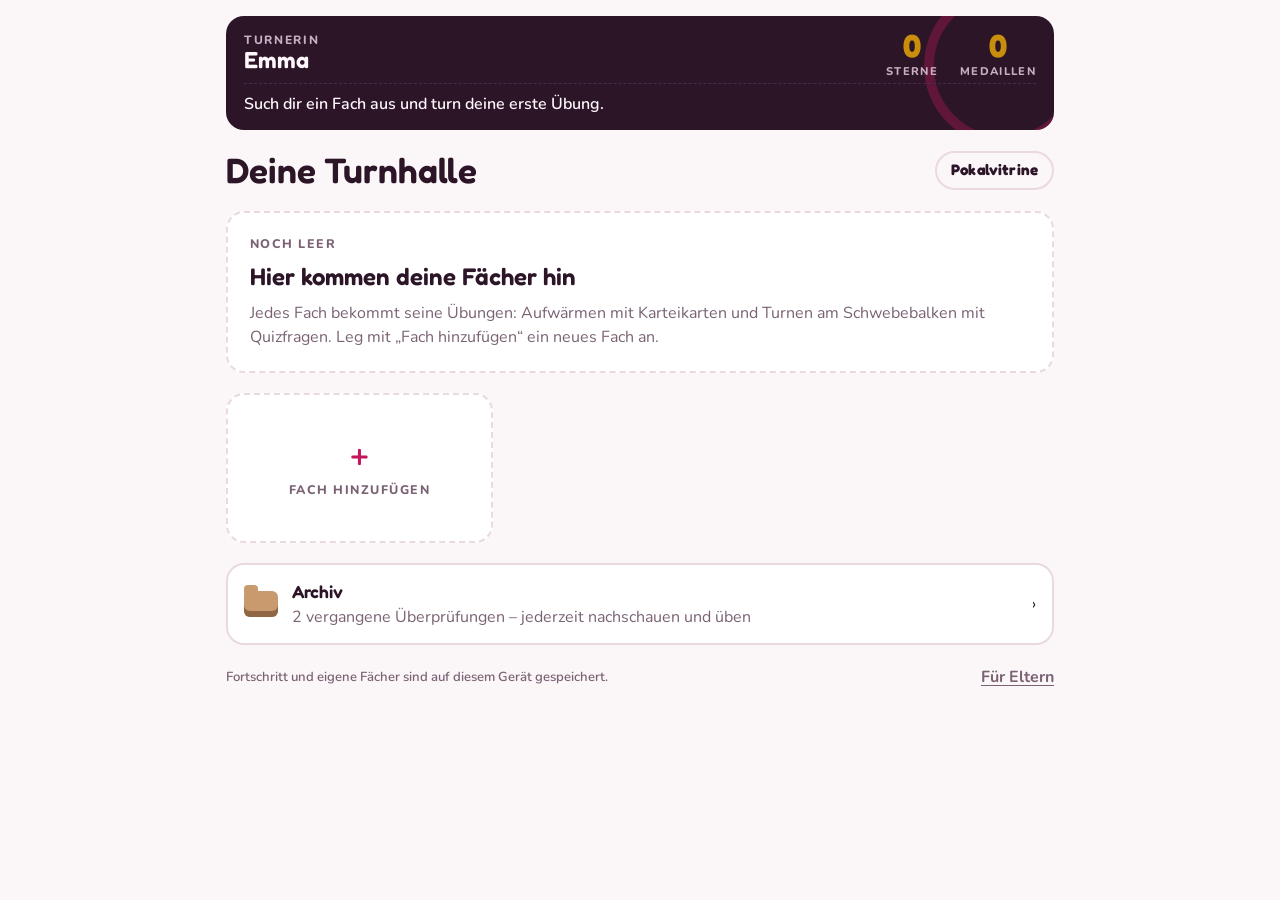
<file: index.html>
<!doctype html>
<html lang="de">
<head>
<meta charset="utf-8">
<meta name="viewport" content="width=device-width,initial-scale=1,viewport-fit=cover">
<title>Emmas Turnhalle</title>
<meta name="theme-color" content="#2b1527">
<meta name="apple-mobile-web-app-capable" content="yes">
<meta name="mobile-web-app-capable" content="yes">
<meta name="apple-mobile-web-app-title" content="Turnhalle">
<link rel="icon" type="image/svg+xml" href="icons/icon.svg">
<link rel="icon" type="image/png" sizes="32x32" href="icons/icon-32.png">
<link rel="apple-touch-icon" href="icons/apple-touch-icon.png">
<link rel="manifest" href="manifest.webmanifest">
<link rel="preconnect" href="https://fonts.googleapis.com">
<link rel="preconnect" href="https://fonts.gstatic.com" crossorigin>
<link rel="stylesheet" href="https://fonts.googleapis.com/css2?family=Fredoka:wght@500;600;700&family=Nunito:wght@400;600;700;800&display=swap">
<link rel="stylesheet" href="app.css">
<style>:root{padding-top:env(safe-area-inset-top,0px);padding-bottom:env(safe-area-inset-bottom,0px)}body{margin:0}img{max-width:100%}[hidden]{display:none!important}</style>
</head>
<body>
<canvas id="confetti" hidden></canvas>
<main class="wrap" id="app" aria-live="polite"></main>
<script src="content.js"></script>
<script src="archive.js"></script>
<script src="app.js"></script>
</body>
</html>
</file>
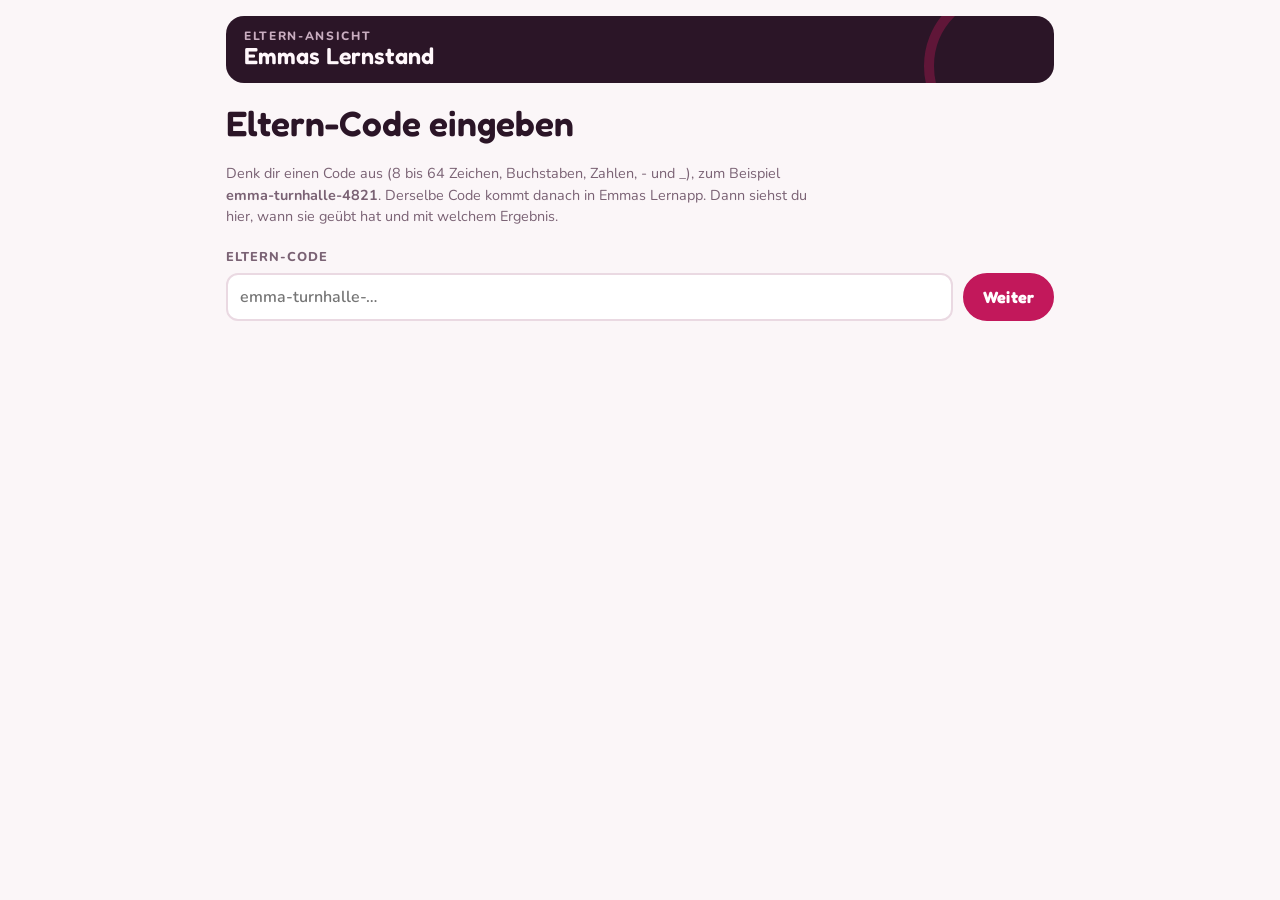
<file: eltern.html>
<!doctype html>
<html lang="de">
<head>
<meta charset="utf-8">
<meta name="viewport" content="width=device-width,initial-scale=1,viewport-fit=cover">
<title>Emma Eltern</title>
<meta name="theme-color" content="#2b1527">
<meta name="apple-mobile-web-app-capable" content="yes">
<meta name="mobile-web-app-capable" content="yes">
<meta name="apple-mobile-web-app-title" content="Emma Eltern">
<link rel="icon" type="image/svg+xml" href="icons/eltern.svg">
<link rel="apple-touch-icon" href="icons/eltern-touch.png">
<link rel="manifest" href="eltern.webmanifest">
<link rel="preconnect" href="https://fonts.googleapis.com">
<link rel="preconnect" href="https://fonts.gstatic.com" crossorigin>
<link rel="stylesheet" href="https://fonts.googleapis.com/css2?family=Fredoka:wght@500;600;700&family=Nunito:wght@400;600;700;800&display=swap">
<link rel="stylesheet" href="app.css">
<style>
:root{padding-top:env(safe-area-inset-top,0px);padding-bottom:env(safe-area-inset-bottom,0px)}
body{margin:0}
[hidden]{display:none!important}
.today{display:flex;gap:8px;flex-wrap:wrap}
.topics{display:flex;flex-direction:column;gap:8px}
.topic{background:var(--surface);border:1px solid var(--line);border-radius:14px;padding:10px 14px;display:flex;gap:10px;align-items:center;justify-content:space-between;flex-wrap:wrap}
.topic > span:first-child{font-weight:700;min-width:0}
.day{text-transform:uppercase;letter-spacing:.12em;font-size:.8rem;color:var(--berry);font-weight:800;margin-top:6px}
.feed{display:flex;flex-direction:column;gap:8px}
.entry{background:var(--surface);border:1px solid var(--line);border-left:5px solid var(--line);border-radius:12px;padding:10px 14px;display:grid;grid-template-columns:auto 1fr;gap:4px 12px;align-items:baseline}
.entry.gold{border-left-color:var(--gold)} .entry.silber{border-left-color:var(--silver)} .entry.bronze{border-left-color:var(--bronze)}
.entry.warm{border-left-color:var(--good)} .entry.wk{border-left-color:var(--mat)} .entry.abort{border-left-color:var(--bad)} .entry.test{border-left-color:var(--good)} .entry.status{opacity:.75}
.okbox{border:2px solid var(--good);background:var(--good-soft);border-radius:14px;padding:12px 14px;font-weight:700}
.entry time{font-weight:800;font-variant-numeric:tabular-nums;color:var(--muted)}
.entry .what{text-transform:uppercase;letter-spacing:.08em;font-weight:800;font-size:.82rem}
.entry .body{grid-column:2;min-width:0;overflow-wrap:anywhere;white-space:pre-line}
.entry .score{grid-column:2;color:var(--muted);font-size:.9rem}
.words{display:flex;flex-wrap:wrap;gap:8px}
.word{border:2px solid var(--line);border-radius:999px;padding:4px 12px;font-weight:800;background:var(--surface)}
.word b{color:var(--bad);margin-left:6px;font-variant-numeric:tabular-nums}
.note{font-size:.9rem;color:var(--muted);max-width:65ch}
.parch{background:var(--surface);border:1px dashed var(--line);border-radius:14px;padding:10px 14px}
.parch summary{cursor:pointer;font-weight:800;color:var(--muted)}
.parch[open] summary{margin-bottom:10px}
.examrow{display:flex;justify-content:space-between;align-items:center;gap:8px 14px;flex-wrap:wrap;padding:8px 0;border-bottom:1px solid var(--line)}
.linkbtn{font-weight:700;color:var(--muted);text-decoration:underline;text-underline-offset:3px}
.copyrow{display:flex;gap:8px;flex-wrap:wrap;align-items:center}
.copyrow code{font-family:ui-monospace,Menlo,Consolas,monospace;background:var(--surface-2);padding:6px 10px;border-radius:10px;overflow-wrap:anywhere;min-width:0;flex:1}
</style>
</head>
<body>
<main class="wrap" id="app" aria-live="polite"></main>
<script src="content.js"></script>
<script src="archive.js"></script>
<script>
/* Elternansicht: liest Emmas Meldungen vom ntfy-Kanal (Eltern-Code) und speichert sie auf diesem Handy. */
const CODE_KEY = "emma_parent_code", HIST_KEY = "emma_parent_hist";
const RE = /^[A-Za-z0-9_-]{8,64}$/;
const $ = s => document.querySelector(s);
const app = $("#app");
const esc = s => String(s ?? "").replace(/[&<>"']/g, c => ({"&":"&amp;","<":"&lt;",">":"&gt;",'"':"&quot;","'":"&#39;"}[c]));
const lsGet = (k, d) => { try { const v = localStorage.getItem(k); return v ? JSON.parse(v) : d; } catch { return d; } };
const lsSet = (k, v) => { try { localStorage.setItem(k, JSON.stringify(v)); } catch {} };
const BUILT = window.BUILTIN || [];

let code = lsGet(CODE_KEY, null);
try {
  const u = new URL(location.href), c = u.searchParams.get("code");
  if (c && RE.test(c)) { code = c; lsSet(CODE_KEY, c); u.searchParams.delete("code"); history.replaceState(null, "", u.pathname + u.search + u.hash); }
} catch {}
let hist = lsGet(HIST_KEY, []);
const st = { loading: false, error: "", last: null, confirmClear: false, msg: "", copied: false };

const MEDAL = { "1st_place_medal": "gold", "2nd_place_medal": "silber", "3rd_place_medal": "bronze" };
const MEDAL_NAME = { gold: "Gold", silber: "Silber", bronze: "Bronze" };
const RANK = { bronze: 1, silber: 2, gold: 3 };
const KIND = { status: "Stand", kuer: "Übung", warm: "Aufwärmen", wk: "Wettkampf-Runde", abort: "Abgebrochen", test: "Test", other: "Nachricht" };

function parse(h) {
  const m = h.message || "", t = h.tags || [];
  const stand = m.match(/Sterne: (\d+) · Medaillen: (\d+)\/(\d+)\/(\d+) · Karten gekonnt: (\d+)/);
  const body = m.replace(/\n?Sterne: \d+ · Medaillen: .*$/, "").trim();
  const medal = t.map(x => MEDAL[x]).find(Boolean) || null;
  const kind = medal ? "kuer" : t.includes("books") ? "warm" : t.includes("stopwatch") ? "wk" : t.includes("warning") || t.includes("no_bell") ? "abort" : t.includes("bar_chart") ? "status" : t.includes("white_check_mark") ? "test" : "other";
  let subj = null, topic = null, mode = null, mm;
  if ((mm = body.match(/^(.+?) · (.+?) \((Schreiben|Turnen|Aufwärmen|Wettkampf)\)/))) { subj = mm[1]; topic = mm[2]; mode = mm[3]; }
  else if ((mm = body.match(/^(.+?) \(Wettkampf-Runde\)/))) { subj = mm[1]; mode = "Wettkampf"; }
  const sc = body.match(/Wertung (\d+,\d)/);
  const fm = body.match(/^Falsch: (.+)$/m);
  return Object.assign({}, h, { body, kind, medal, subj, topic, mode, score: sc ? sc[1] : null, wrong: fm ? fm[1].split(", ").filter(Boolean) : [],
    stars: stand ? +stand[1] : null, g: stand ? +stand[2] : 0, s: stand ? +stand[3] : 0, b: stand ? +stand[4] : 0, cards: stand ? +stand[5] : null });
}

async function refresh() {
  if (!code || st.loading) return;
  st.loading = true; render();
  try {
    const r = await fetch(`https://ntfy.sh/${encodeURIComponent(code)}/json?poll=1&since=all`, { cache: "no-store" });
    if (!r.ok) throw new Error(r.status);
    const msgs = (await r.text()).split("\n").filter(Boolean).map(l => { try { return JSON.parse(l); } catch { return null; } }).filter(m => m && m.event === "message");
    const byId = new Map(hist.map(h => [h.id, h]));
    msgs.forEach(m => byId.set(m.id, { id: m.id, time: m.time, title: m.title || "", message: m.message || "", tags: m.tags || [] }));
    hist = [...byId.values()].sort((a, b) => b.time - a.time).slice(0, 600);
    lsSet(HIST_KEY, hist);
    st.error = ""; st.last = Date.now();
  } catch (e) {
    st.error = "Neue Übungen konnten nicht geladen werden. Bist du online? Unten siehst du den zuletzt gespeicherten Stand.";
  }
  st.loading = false; render();
}

const dayKey = d => d.toDateString();
function dayLabel(d) {
  const t = new Date(), y = new Date(); y.setDate(t.getDate() - 1);
  if (dayKey(d) === dayKey(t)) return "Heute";
  if (dayKey(d) === dayKey(y)) return "Gestern";
  return d.toLocaleDateString("de-AT", { weekday: "long", day: "numeric", month: "numeric" });
}
const hm = d => d.toLocaleTimeString("de-AT", { hour: "2-digit", minute: "2-digit" });
function ago(ms) {
  const min = Math.round((Date.now() - ms) / 60000);
  if (min < 1) return "gerade eben";
  if (min < 60) return `vor ${min} Min.`;
  const h = Math.round(min / 60);
  if (h < 24) return `vor ${h} Std.`;
  const days = Math.round(h / 24);
  return days === 1 ? "vor 1 Tag" : `vor ${days} Tagen`;
}
function countdown(test) {
  if (!test) return "";
  const t = new Date(test + "T00:00:00"), n = new Date(); n.setHours(0, 0, 0, 0);
  const d = Math.round((t - n) / 864e5);
  if (d < 0) return ""; if (d === 0) return "Heute ist Test"; if (d === 1) return "Morgen ist Test";
  return `Noch ${d} Tage bis zum Test`;
}
const kidLink = () => new URL(`./?eltern=${encodeURIComponent(code)}`, location.href).href;

function renderSetup() {
  app.innerHTML = `<section class="board"><div class="who"><small>Eltern-Ansicht</small>Emmas Lernstand</div></section>
    <h1>Eltern-Code eingeben</h1>
    <p class="note">Denk dir einen Code aus (8 bis 64 Zeichen, Buchstaben, Zahlen, - und _), zum Beispiel <b>emma-turnhalle-4821</b>. Derselbe Code kommt danach in Emmas Lernapp. Dann siehst du hier, wann sie geübt hat und mit welchem Ergebnis.</p>
    <div class="row" style="align-items:flex-end"><label for="f-code" style="flex:1;min-width:200px">Eltern-Code<input id="f-code" autocomplete="off" autocapitalize="off" spellcheck="false" placeholder="emma-turnhalle-…"></label><button class="btn primary" data-act="savecode">Weiter</button></div>
    <p id="msg" class="err">${esc(st.msg)}</p>`;
}

function render() {
  if (!code) return renderSetup();
  const ALL = hist.map(parse);
  const latest = ALL.find(e => e.stars != null);
  const P = ALL.filter(e => ["kuer", "warm", "wk", "abort"].includes(e.kind));
  const lastEx = P[0];
  const now = new Date();
  const today = P.filter(e => dayKey(new Date(e.time * 1000)) === dayKey(now));
  const cnt = f => today.filter(f).length;

  // Wörter, die schwerfallen
  const wc = {};
  P.forEach(e => e.wrong.forEach(w => { wc[w] = (wc[w] || 0) + 1; }));
  const words = Object.entries(wc).sort((a, b) => b[1] - a[1]).slice(0, 24);

  // Fächer & Übungen
  const subjNames = [...new Set([...BUILT.map(s => s.name), ...P.map(e => e.subj).filter(Boolean)])];
  const subjBlocks = subjNames.map(name => {
    const b = BUILT.find(s => s.name === name);
    const A = b ? ARCHIV.info(b) : null;
    const archNames = new Set(A ? A.archived.map(t => t.name) : []);
    const allNames = [...new Set([...(b ? b.topics.map(t => t.name) : []), ...P.filter(e => e.subj === name && e.topic).map(e => e.topic)])];
    const topicNames = allNames.filter(tn => !archNames.has(tn));
    const archList = allNames.filter(tn => archNames.has(tn));
    if (!allNames.length) return "";
    const row = tn => {
      const es = P.filter(e => e.subj === name && e.topic === tn);
      const best = es.filter(e => e.medal).sort((x, y) => RANK[y.medal] - RANK[x.medal])[0];
      const nW = es.filter(e => e.kind === "kuer" && e.mode === "Schreiben").length, nT = es.filter(e => e.kind === "kuer" && e.mode === "Turnen").length;
      const warm = es.filter(e => e.kind === "warm").length;
      const chips = (best ? `<span class="chip ${best.medal}">Beste: ${MEDAL_NAME[best.medal]}${best.score ? " · " + best.score : ""}</span>` : "")
        + (nW ? `<span class="chip">${nW}× Schreiben</span>` : "") + (nT ? `<span class="chip">${nT}× Turnen</span>` : "")
        + (warm ? `<span class="chip ok">${warm}× Aufwärmen</span>` : "") + (!es.length ? `<span class="chip">noch nicht geübt</span>` : "");
      return `<div class="topic"><span>${esc(tn)}</span><span class="chips">${chips}</span></div>`;
    };
    const rows = topicNames.map(row).join("");
    const arch = archList.length ? `<details class="parch"><summary>Archiv: ${A.archivedTests.map(t => esc(t.name) + " " + t.date.split("-").reverse().slice(0, 2).join(".") + ".").join(" · ")} (${archList.length} Übungen)</summary><div class="topics">${archList.map(row).join("")}</div></details>` : "";
    const done = topicNames.filter(tn => P.some(e => e.subj === name && e.topic === tn && e.medal)).length;
    const nt = b && (b.tests || (b.test ? [{ name: "Test", date: b.test }] : [])).filter(t => countdown(t.date)).sort((x, y) => x.date.localeCompare(y.date))[0];
    const cd = nt ? `${nt.name}: ${countdown(nt.date)}` : "";
    return `<section style="display:flex;flex-direction:column;gap:10px"><div class="spread"><h2>${esc(name)}</h2><span class="muted">${done}/${topicNames.length} Übungen mit Medaille${cd ? ` · <b>${cd}</b>` : ""}</span></div><div class="topics">${rows || `<p class="note">Gerade keine aktuellen Übungen – alles ist im Archiv.</p>`}</div>${arch}</section>`;
  }).join("");

  // Verlauf
  let feed = "", lastDay = "";
  const FEED = ALL.filter(e => e.kind !== "other");
  const lastTest = ALL.find(e => e.kind === "test");
  FEED.slice(0, 120).forEach(e => {
    const d = new Date(e.time * 1000), dk = dayKey(d);
    if (dk !== lastDay) { feed += `<div class="day">${esc(dayLabel(d))}</div>`; lastDay = dk; }
    const label = e.kind === "kuer" ? `${MEDAL_NAME[e.medal]} · ${e.mode || "Übung"}` : e.kind === "status" ? "App geöffnet" : KIND[e.kind];
    feed += `<div class="entry ${e.kind === "kuer" ? e.medal : e.kind}"><time datetime="${d.toISOString()}">${hm(d)}</time><span class="what">${esc(label)}</span>
      <span class="body">${esc(e.body)}</span>
      ${e.stars != null ? `<span class="score">Stand danach: ${e.stars} Sterne · ${e.g + e.s + e.b} Medaillen · ${e.cards} Karten</span>` : ""}</div>`;
  });

  app.innerHTML = `
    <section class="board" aria-label="Lernstand">
      <div class="who"><small>Eltern-Ansicht</small>Emmas Lernstand</div>
      <div class="digit">${latest ? latest.stars : "–"}<small>Sterne</small></div>
      <div class="digit">${latest ? latest.g + latest.s + latest.b : "–"}<small>Medaillen</small></div>
      <div class="ticker">${latest ? `Gold <b>${latest.g}</b> · Silber <b>${latest.s}</b> · Bronze <b>${latest.b}</b> · ${latest.cards} Karten gekonnt<br>` : ""}${lastEx ? `Letzte Übung <b>${ago(lastEx.time * 1000)}</b>` : "Noch keine Übung empfangen."}</div>
    </section>
    <div class="spread">
      <div class="today"><span class="chip ${today.length ? "ok" : ""}">Heute: ${today.length} Übung${today.length === 1 ? "" : "en"}</span>
        ${cnt(e => e.medal === "gold") ? `<span class="chip gold">${cnt(e => e.medal === "gold")}× Gold</span>` : ""}
        ${cnt(e => e.mode === "Schreiben" && e.kind === "kuer") ? `<span class="chip">${cnt(e => e.mode === "Schreiben" && e.kind === "kuer")}× Schreiben</span>` : ""}
        ${cnt(e => e.kind === "warm") ? `<span class="chip ok">${cnt(e => e.kind === "warm")}× Aufwärmen</span>` : ""}
        ${cnt(e => e.kind === "abort") ? `<span class="chip" style="border-color:var(--bad);color:var(--bad)">${cnt(e => e.kind === "abort")}× abgebrochen</span>` : ""}</div>
      <button class="btn small" data-act="refresh" ${st.loading ? "disabled" : ""}>${st.loading ? "Lädt …" : "Aktualisieren"}</button>
    </div>
    ${st.error ? `<p class="err">${esc(st.error)}</p>` : ""}
    ${lastTest ? `<p class="okbox">Verbindung funktioniert. Letzte Test-Nachricht von Emmas Gerät: ${dayLabel(new Date(lastTest.time * 1000))}, ${hm(new Date(lastTest.time * 1000))} Uhr.</p>` : ""}
    ${!FEED.length ? `<div class="empty"><h3>Noch nichts da</h3><p class="muted">Sobald Emma eine Übung beendet, erscheint sie hier. Damit das klappt, muss in Emmas Lernapp unter Pokalvitrine → Eltern-Benachrichtigung derselbe Code eingetragen sein. Am einfachsten öffnest du auf Emmas Gerät den Link unten bei „Einstellungen“.</p></div>` : ""}
    ${(() => { const en = BUILT.find(s => s.id === "englisch"); const sa = en && ARCHIV.info(en).tests.find(t => t.name === "Schularbeit"); return sa && sa.archived; })()
      ? `<details class="parch"><summary>Archiv: Probeschularbeiten (2. Schularbeit Englisch)</summary>
    <div class="panel">
      <p class="note">2. Schularbeit Englisch (Unit 4–7), je 50 Minuten, mit Lösungen und Notenschlüssel auf den letzten Seiten.</p>
      ${[1, 2].map(n => `<div class="examrow"><b>Probeschularbeit ${n}</b>
        <div class="row"><button class="btn small primary" data-act="printx" data-n="${n}">Drucken</button>
        <a class="linkbtn" href="probeschularbeit-${n}.html">Als Seite öffnen</a>
        <a class="linkbtn" href="Probeschularbeit-Englisch-${n}.pdf" download>PDF herunterladen</a></div></div>`).join("")}
      <p class="note">Am Handy öffnet „Drucken“ das Teilen-Menü – dort „Drucken“ wählen (iPhone) bzw. „Drucken“ oder einen Drucker (Android). Am Computer erscheint direkt der Druckdialog.</p>
      ${st.printMsg ? `<p class="err">${esc(st.printMsg)}</p>` : ""}
    </div></details>`
      : `<h2>Probeschularbeiten zum Ausdrucken</h2>
    <div class="panel">
      <p class="note">2. Schularbeit Englisch (Unit 4–7), je 50 Minuten, mit Lösungen und Notenschlüssel auf den letzten Seiten.</p>
      ${[1, 2].map(n => `<div class="examrow"><b>Probeschularbeit ${n}</b>
        <div class="row"><button class="btn small primary" data-act="printx" data-n="${n}">Drucken</button>
        <a class="linkbtn" href="probeschularbeit-${n}.html">Als Seite öffnen</a>
        <a class="linkbtn" href="Probeschularbeit-Englisch-${n}.pdf" download>PDF herunterladen</a></div></div>`).join("")}
      <p class="note">Am Handy öffnet „Drucken“ das Teilen-Menü – dort „Drucken“ wählen (iPhone) bzw. „Drucken“ oder einen Drucker (Android). Am Computer erscheint direkt der Druckdialog.</p>
      ${st.printMsg ? `<p class="err">${esc(st.printMsg)}</p>` : ""}
    </div>`}
    ${words.length ? `<section class="panel"><h2>Diese Wörter fallen Emma schwer</h2><p class="note">Gezählt, wie oft Emma das Wort falsch hatte (aus allen gespeicherten Übungen).</p>
      <div class="words">${words.map(([w, n]) => `<span class="word">${esc(w)}<b>${n}×</b></span>`).join("")}</div></section>` : ""}
    ${subjBlocks}
    ${FEED.length ? `<h2>Verlauf</h2><div class="feed">${feed}</div>` : ""}
    <p class="note">Gratis-Dienst ntfy.sh: Neue Meldungen sind dort etwa 12 Stunden abrufbar. Was diese Seite einmal geladen hat, bleibt auf deinem Handy gespeichert. Öffne die Elternansicht also am besten einmal am Tag. Mit der App „ntfy“ (Kanal = Eltern-Code) bekommst du zusätzlich Push-Meldungen.</p>
    <h2>Einstellungen</h2>
    <div class="panel">
      <b>Link für Emmas Gerät</b>
      <p class="note">Einmal auf Emmas Handy oder Tablet öffnen. Dann ist der Eltern-Code in ihrer Lernapp eingetragen und gesperrt.</p>
      <p class="note">Kontrolle: In Emmas Lernapp unter Pokalvitrine muss stehen: <b>Code endet auf „…${esc(code.slice(-4))}“</b>.</p>
      <div class="copyrow"><code id="kidlink">${esc(kidLink())}</code><button class="btn small" data-act="copy">${st.copied ? "Kopiert" : "Kopieren"}</button></div>
    </div>
    <div class="row" style="align-items:flex-end"><label for="f-code" style="flex:1;min-width:200px">Eltern-Code<input id="f-code" value="${esc(code)}" autocomplete="off" autocapitalize="off" spellcheck="false"></label><button class="btn" data-act="savecode">Speichern</button></div>
    <p id="msg" class="err">${esc(st.msg)}</p>
    ${st.confirmClear ? `<div class="confirm"><span>Gespeicherten Verlauf auf diesem Handy löschen? Emmas Sterne in der Lernapp bleiben erhalten.</span><div class="row"><button class="btn small ghost" data-act="nclear">Abbrechen</button><button class="btn small danger" data-act="clear">Ja, löschen</button></div></div>`
      : `<div class="row"><button class="btn small danger" data-act="askclear">Verlauf löschen</button><a class="btn small ghost" href="./" style="text-decoration:none;color:inherit">Zur Lernapp</a></div>`}
    ${st.last ? `<p class="sync">Zuletzt aktualisiert um ${hm(new Date(st.last))}</p>` : ""}`;
}

document.addEventListener("click", e => {
  const b = e.target.closest("[data-act]"); if (!b || b.disabled) return;
  const a = b.dataset.act;
  if (a === "refresh") refresh();
  if (a === "savecode") {
    const v = $("#f-code").value.trim();
    if (!RE.test(v)) { st.msg = "Der Code darf nur Buchstaben, Zahlen, - und _ enthalten (8–64 Zeichen)."; render(); return; }
    if (v !== code) { hist = []; lsSet(HIST_KEY, hist); }
    code = v; lsSet(CODE_KEY, v); st.msg = ""; render(); refresh();
  }
  if (a === "copy") {
    const txt = kidLink();
    const done = () => { st.copied = true; render(); setTimeout(() => { st.copied = false; render(); }, 2000); };
    try { navigator.clipboard.writeText(txt).then(done, () => selectLink()); } catch { selectLink(); }
  }
  if (a === "printx") printExam(+b.dataset.n);
  if (a === "askclear") { st.confirmClear = true; render(); }
  if (a === "nclear") { st.confirmClear = false; render(); }
  if (a === "clear") { hist = []; lsSet(HIST_KEY, hist); st.confirmClear = false; render(); }
});
function selectLink() { const el = $("#kidlink"); if (!el) return; const r = document.createRange(); r.selectNodeContents(el); const s = getSelection(); s.removeAllRanges(); s.addRange(r); }
document.addEventListener("keydown", e => { if (e.key === "Enter" && e.target.id === "f-code") $('[data-act="savecode"]').click(); });
document.addEventListener("visibilitychange", () => { if (document.visibilityState === "visible") refresh(); });
setInterval(() => { if (document.visibilityState === "visible") refresh(); }, 60000);
/* Probeschularbeiten drucken: PDF vorab laden, damit das Teilen-Menü direkt nach dem Tippen aufgehen kann */
const PDFS = {};
[1, 2].forEach(n => fetch(`Probeschularbeit-Englisch-${n}.pdf`).then(r => r.ok ? r.blob() : null)
  .then(bl => { if (bl) PDFS[n] = new File([bl], `Probeschularbeit-Englisch-${n}.pdf`, { type: "application/pdf" }); }).catch(() => {}));
const mobile = /Android|iPhone|iPad|iPod/i.test(navigator.userAgent) || (navigator.platform === "MacIntel" && navigator.maxTouchPoints > 1);
function printExam(n) {
  st.printMsg = "";
  const f = PDFS[n];
  if (mobile && f && navigator.canShare && navigator.canShare({ files: [f] })) {
    navigator.share({ files: [f], title: `Probeschularbeit Englisch ${n}` }).catch(err => {
      if (err && err.name === "AbortError") return;
      printViaFrame(n);
    });
    return;
  }
  printViaFrame(n);
}
function printViaFrame(n) {
  // Druckt die Webseiten-Version der Probeschularbeit (gleicher Inhalt wie das PDF)
  document.getElementById("printframe")?.remove();
  const fr = document.createElement("iframe");
  fr.id = "printframe"; fr.style.cssText = "position:fixed;right:0;bottom:0;width:0;height:0;border:0";
  fr.src = `probeschularbeit-${n}.html`;
  fr.onload = () => {
    setTimeout(() => {
      try { fr.contentWindow.focus(); fr.contentWindow.print(); }
      catch { location.href = `probeschularbeit-${n}.html`; }
    }, 400);
  };
  document.body.appendChild(fr);
}
render(); refresh();
</script>
</body>
</html>
</file>
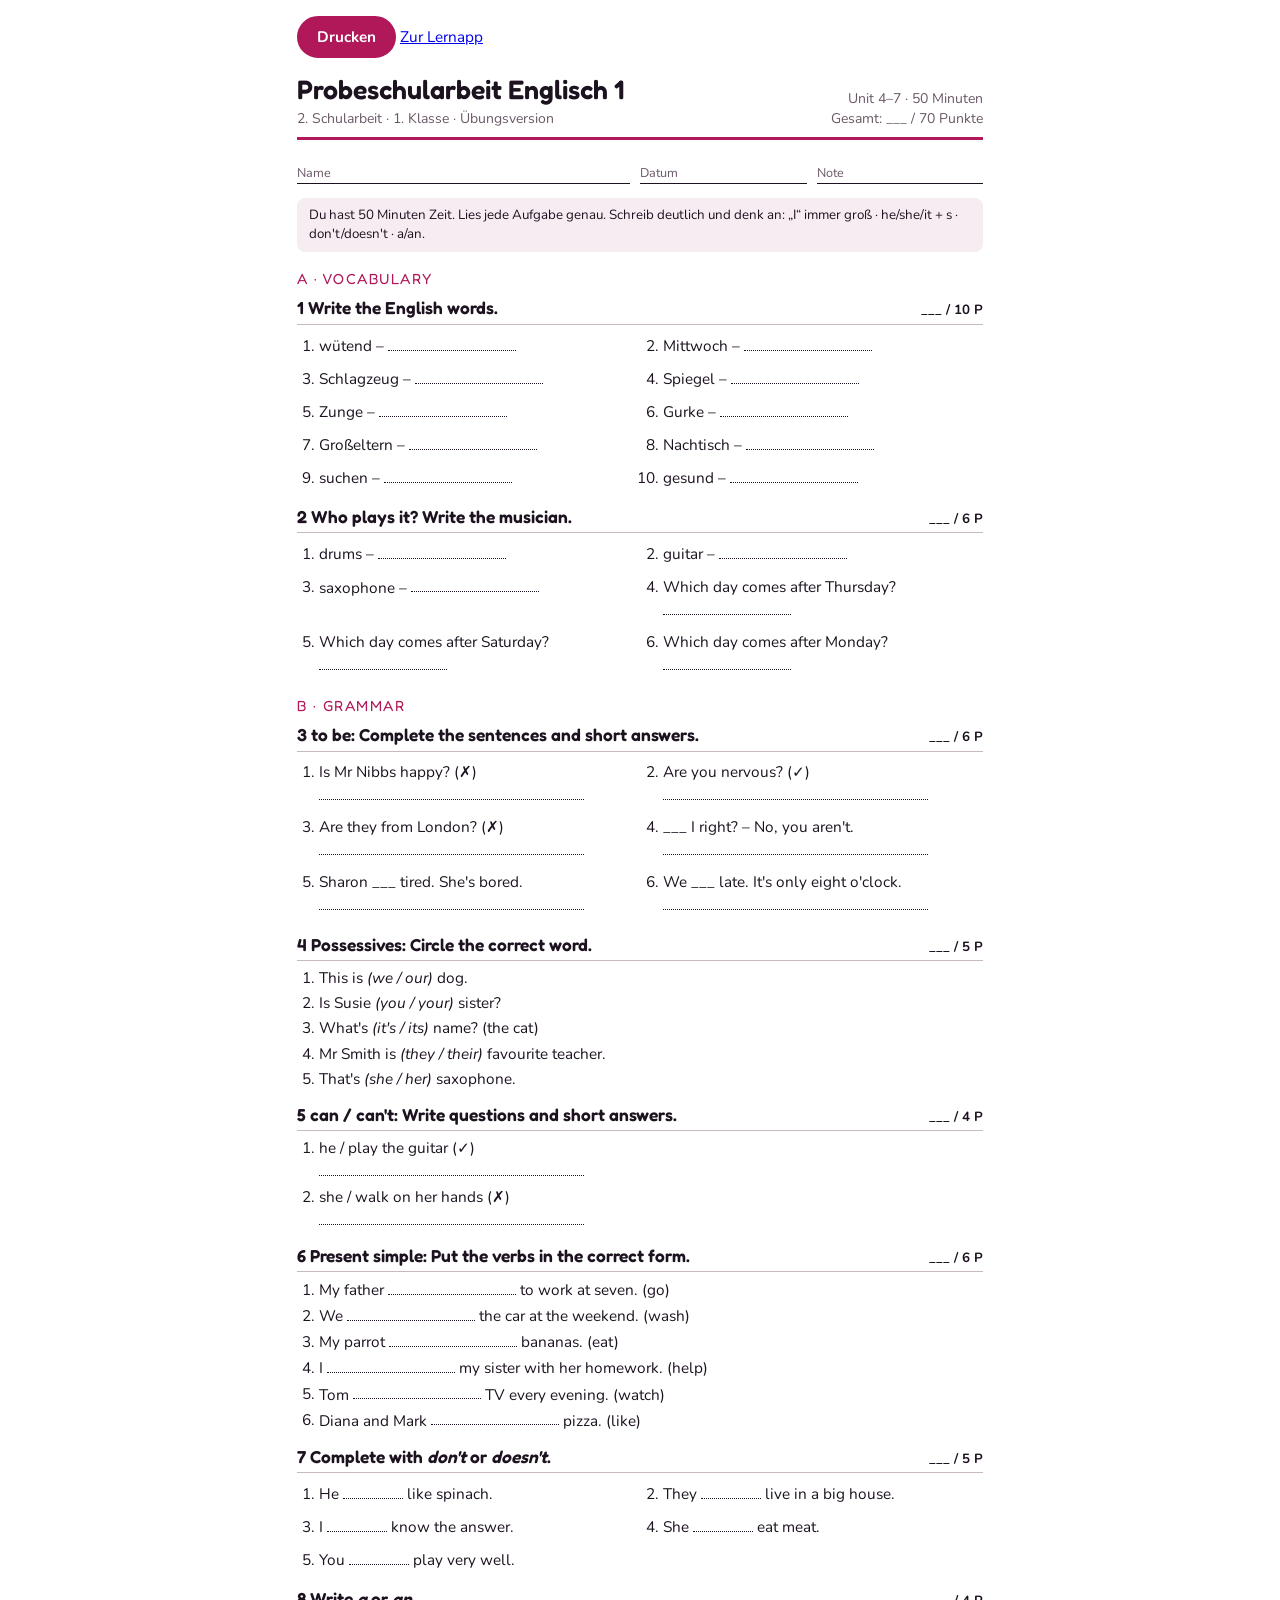
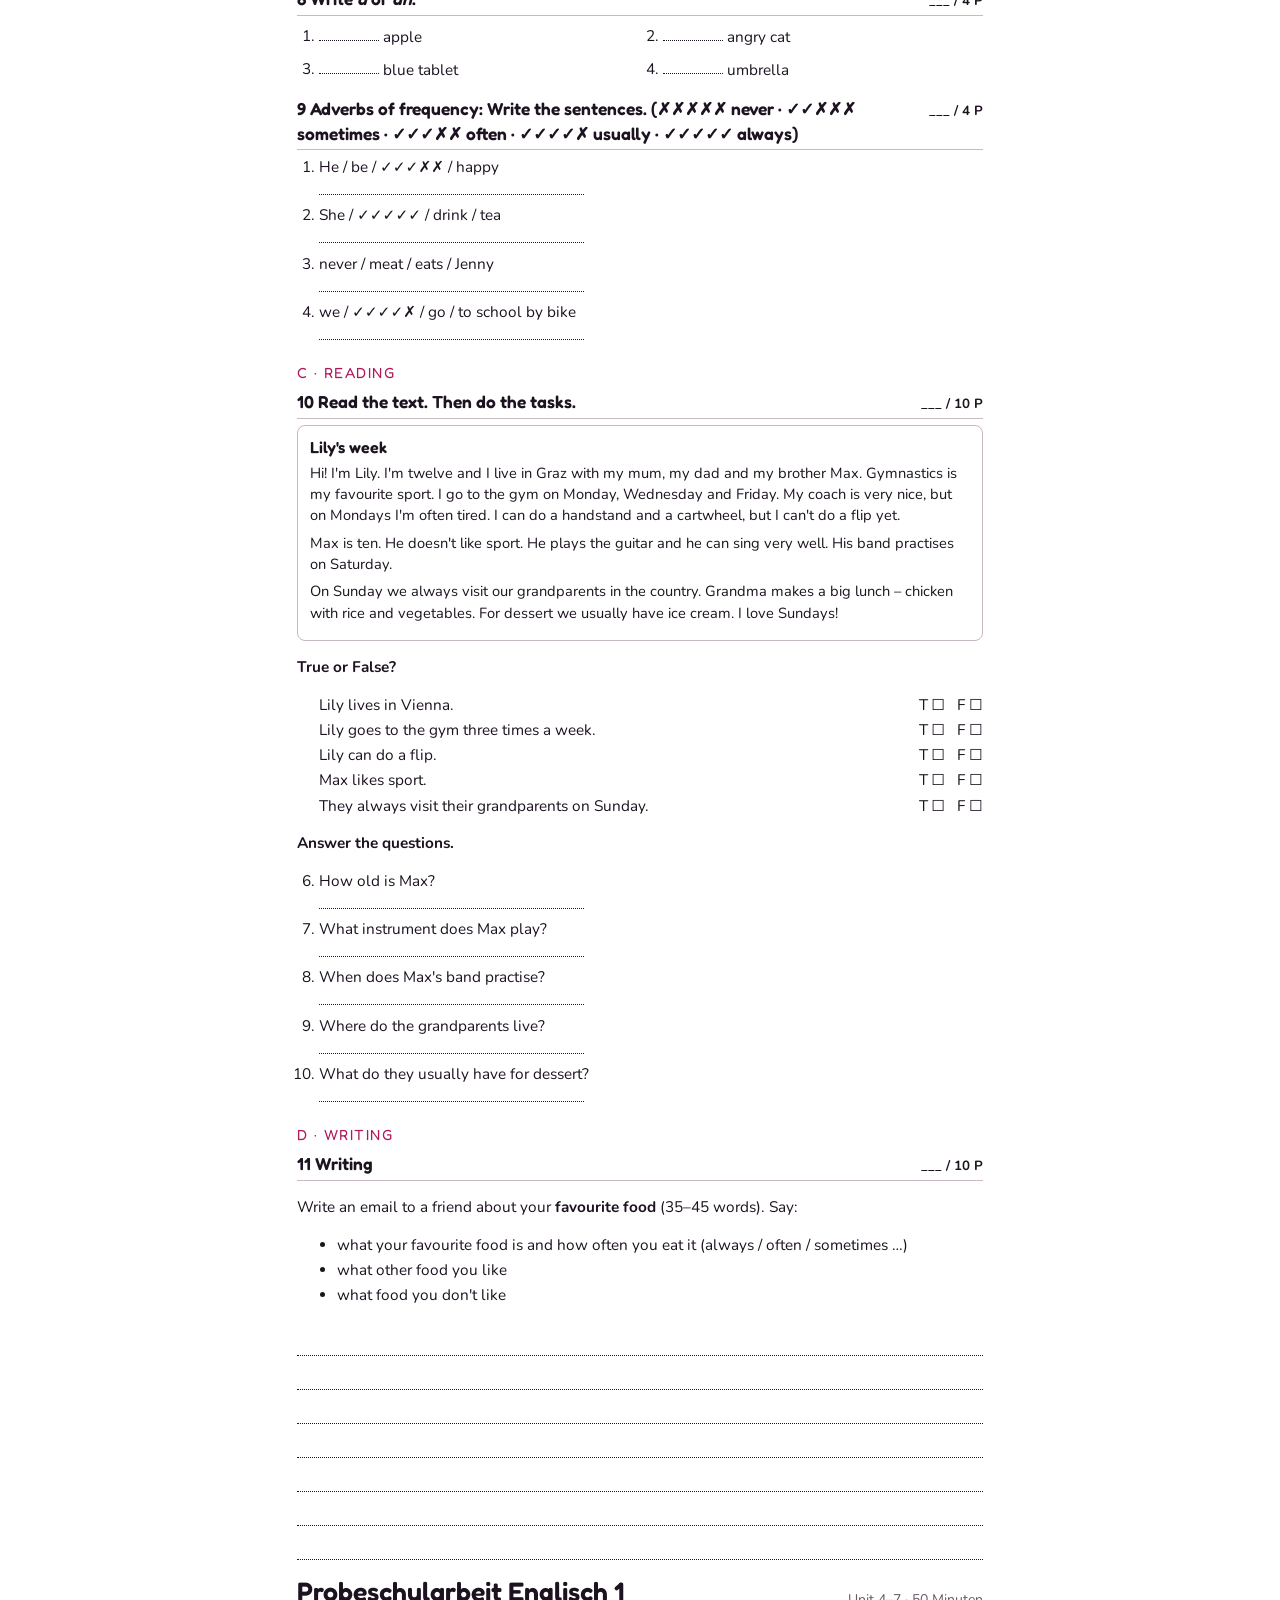
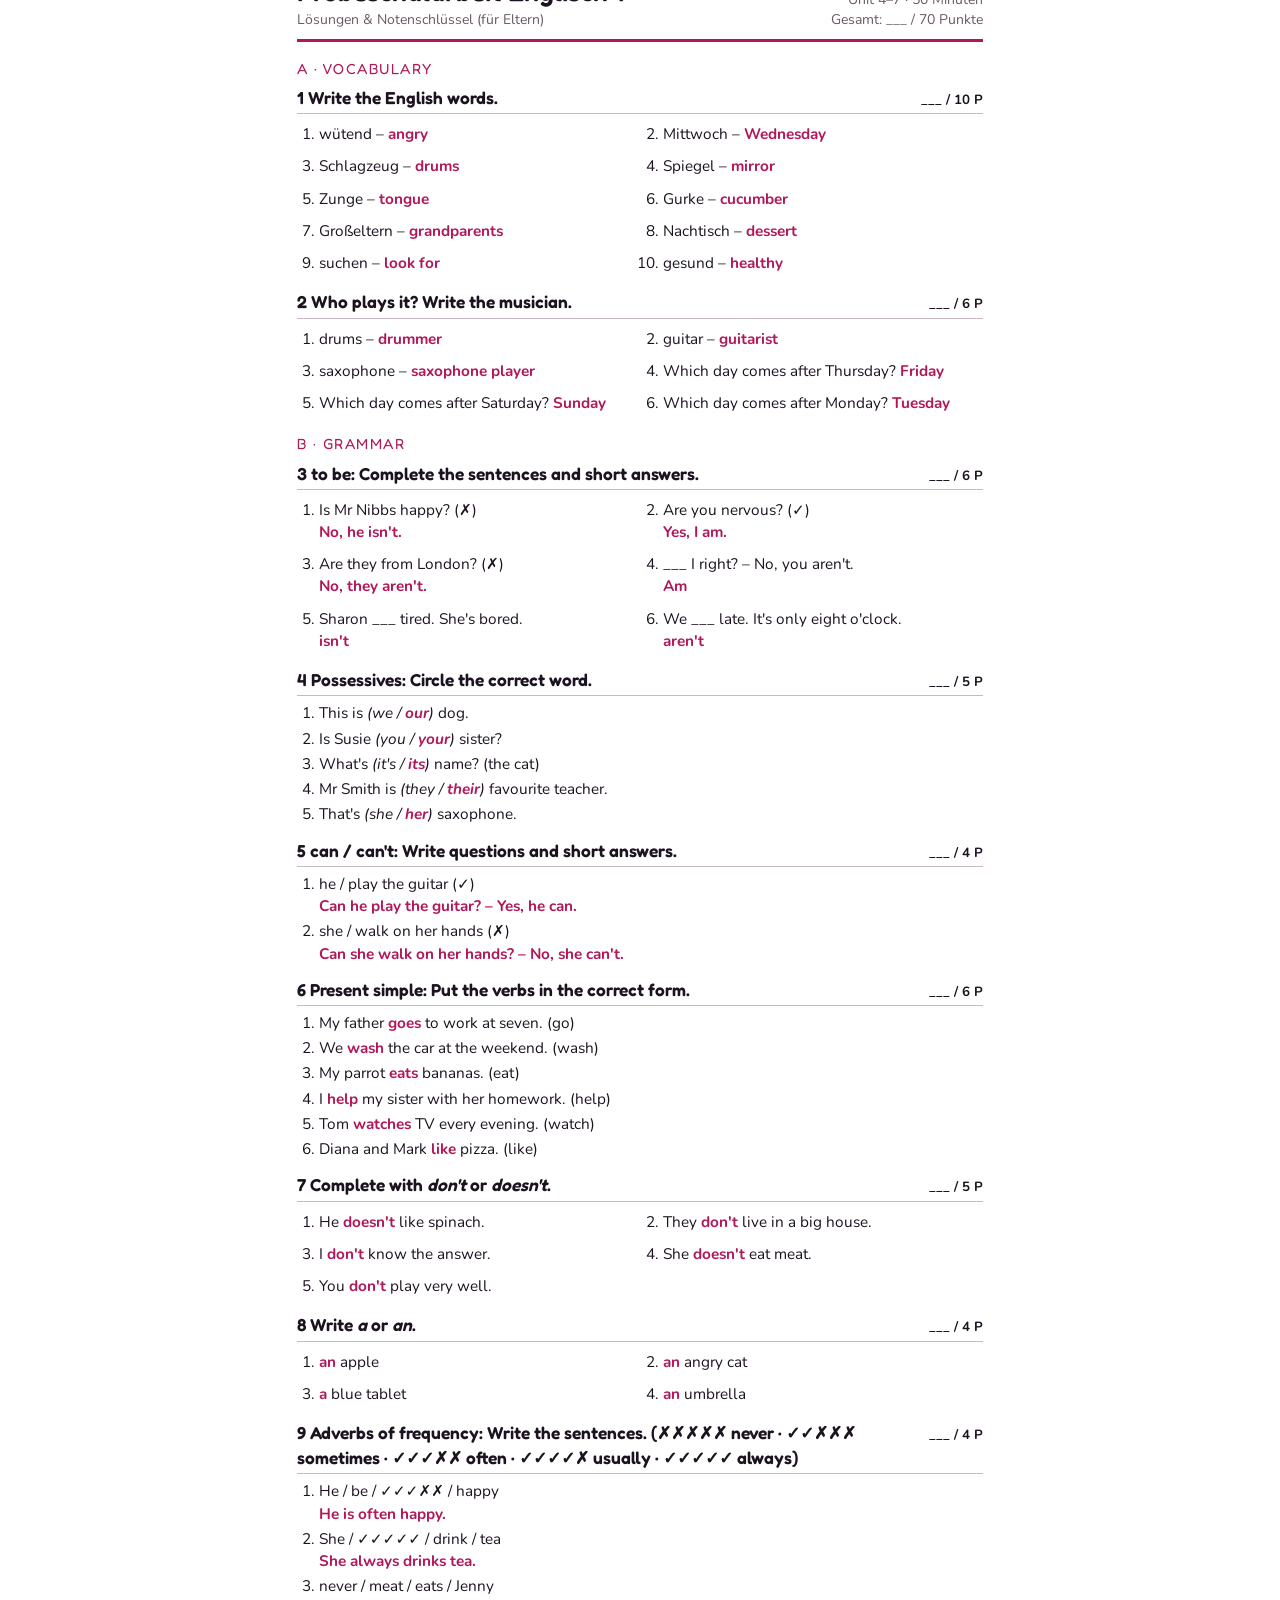
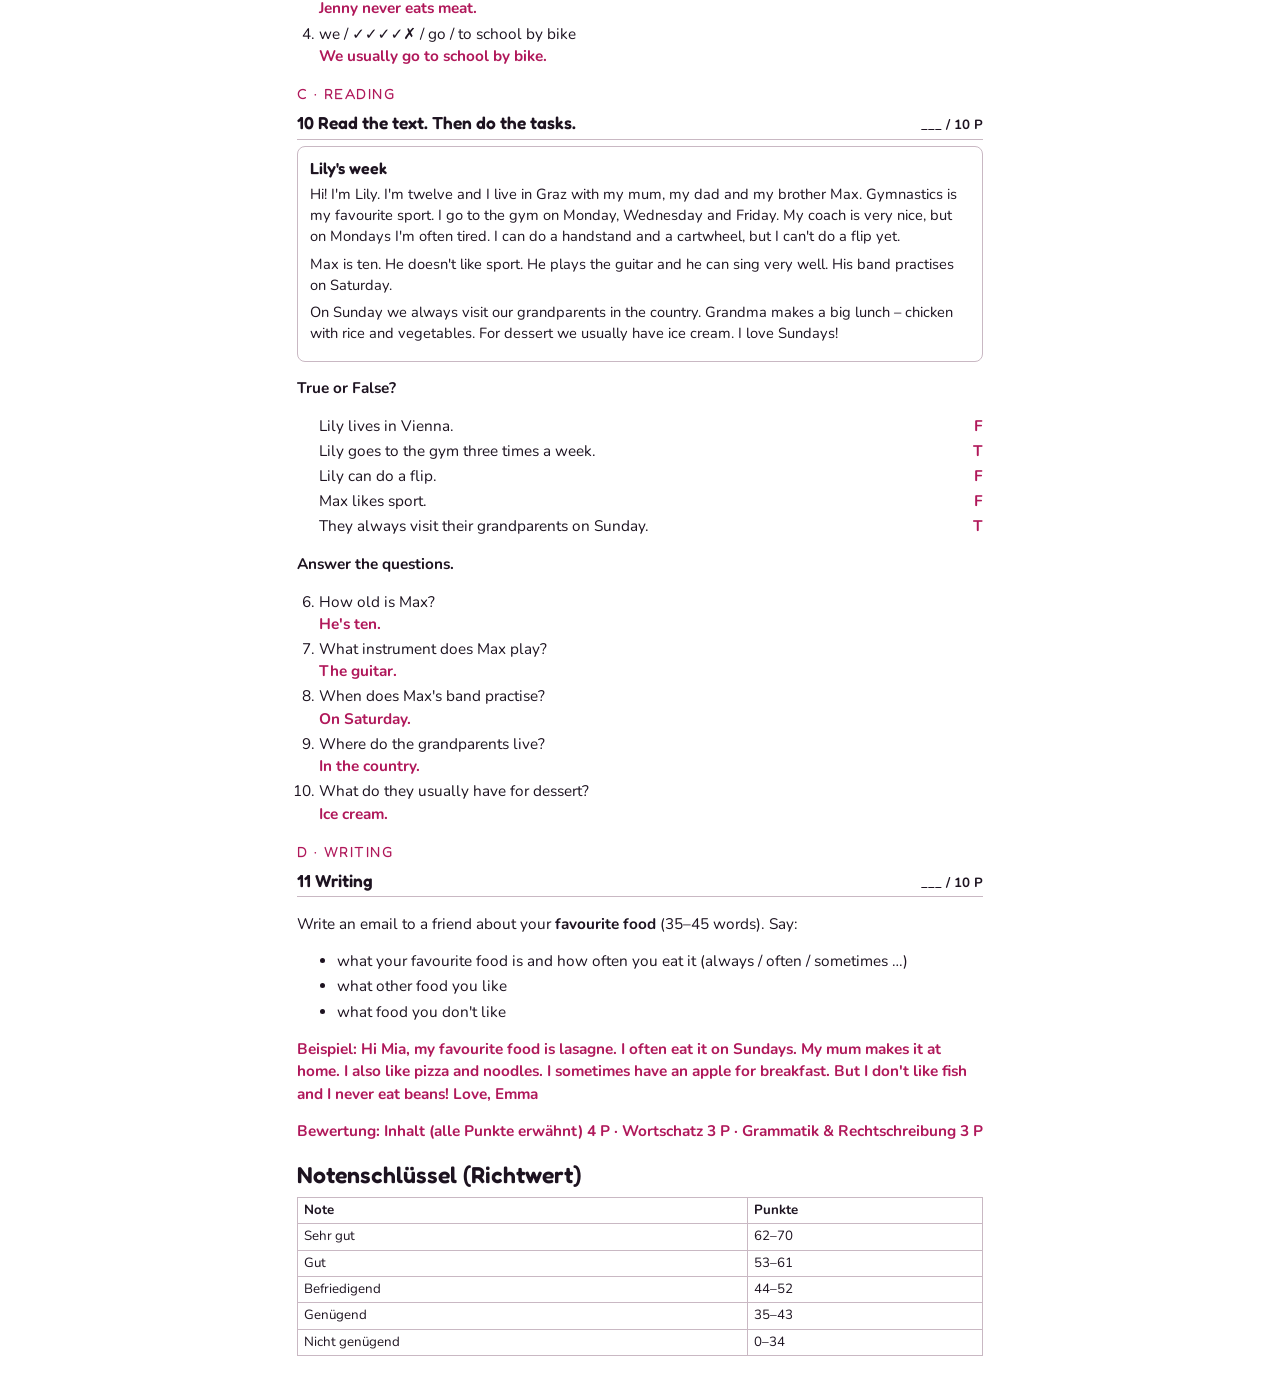
<file: probeschularbeit-1.html>
<!doctype html><html lang="de"><head><meta charset="utf-8"><meta name="viewport" content="width=device-width,initial-scale=1,viewport-fit=cover">
<title>Probeschularbeit 1</title><link rel="preconnect" href="https://fonts.googleapis.com"><link rel="preconnect" href="https://fonts.gstatic.com" crossorigin>
<link rel="stylesheet" href="https://fonts.googleapis.com/css2?family=Fredoka:wght@500;600&family=Nunito:wght@400;700&display=swap"><style>
@page{size:A4;margin:14mm 15mm 14mm 15mm}
:root{--ink:#1d1320;--muted:#6a5866;--line:#c9b8c3;--berry:#b0185a;--soft:#f6edf2;color-scheme:light}
*{box-sizing:border-box}
html,body{background:#fff;color:var(--ink)}
body{margin:0;font-family:"Nunito",system-ui,-apple-system,"Segoe UI",sans-serif;font-size:11.5pt;line-height:1.45}
.wrap{max-width:190mm;margin:0 auto;padding-left:max(16px,env(safe-area-inset-left,0px));padding-right:max(16px,env(safe-area-inset-right,0px));padding-block:16px 32px}
h1,h2,h3{font-family:"Fredoka","Trebuchet MS",sans-serif;font-weight:600;margin:0}
h1{font-size:20pt}
.head{display:grid;grid-template-columns:1fr auto;gap:8px 16px;align-items:end;border-bottom:3px solid var(--berry);padding-bottom:8px;margin-bottom:10px}
.head .sub{color:var(--muted);font-size:10.5pt}
.fields{display:grid;grid-template-columns:2fr 1fr 1fr;gap:10px;margin:10px 0 14px}
.fields div{border-bottom:1.5px solid var(--ink);padding-top:14px;font-size:9.5pt;color:var(--muted)}
.info{background:var(--soft);border-radius:8px;padding:8px 12px;font-size:10pt;margin-bottom:12px}
.task{margin:0 0 12px}
.task h2{break-after:avoid}
li,.read,.tf{break-inside:avoid}
.task h2{font-size:13pt;display:flex;justify-content:space-between;gap:12px;align-items:baseline;border-bottom:1px solid var(--line);padding-bottom:3px;margin-bottom:6px}
.task h2 .pts{font-family:"Nunito",sans-serif;font-size:10pt;font-weight:700;white-space:nowrap}
.part{break-after:avoid;font-family:"Fredoka",sans-serif;font-size:11pt;color:var(--berry);text-transform:uppercase;letter-spacing:.1em;margin:16px 0 6px}
ol{margin:0;padding-left:22px}
li{margin:3px 0}
.grid2{display:grid;grid-template-columns:1fr 1fr;gap:4px 24px}
.grid2 li{break-inside:avoid}
.blank{display:inline-block;min-width:34mm;border-bottom:1.2px dotted var(--ink);height:1.1em;vertical-align:baseline}
.blank.s{min-width:16mm}
.blank.l{min-width:70mm}
.line{border-bottom:1.2px dotted var(--ink);height:9mm}
.choice{font-style:italic}
.read{border:1.5px solid var(--line);border-radius:8px;padding:10px 12px;margin-bottom:8px;font-size:11pt}
.read h3{font-size:12pt;margin-bottom:4px}
.tf{display:grid;grid-template-columns:1fr auto;gap:2px 14px}
.tf span.box{white-space:nowrap}
.scale{width:100%;border-collapse:collapse;font-size:10pt;margin-top:6px}
.scale td,.scale th{border:1px solid var(--line);padding:3px 6px;text-align:left}
.sol{color:var(--berry);font-weight:700}
.pagebreak{break-before:page}
.noprint{margin:0 0 12px}
.noprint button{font:inherit;font-weight:700;border:2px solid var(--berry);background:var(--berry);color:#fff;border-radius:999px;padding:8px 18px;cursor:pointer}
@media print{.noprint{display:none}.wrap{padding:0}}
</style></head>
<body><main class="wrap">
<div class="noprint"><button onclick="print()">Drucken</button> <a href="./">Zur Lernapp</a></div>
<div class="head"><div><h1>Probeschularbeit Englisch 1</h1><div class="sub">2. Schularbeit · 1. Klasse · Übungsversion</div></div>
<div class="sub" style="text-align:right">Unit 4–7 · 50 Minuten<br>Gesamt: ___ / 70 Punkte</div></div>
<div class="fields"><div>Name</div><div>Datum</div><div>Note</div></div>
<div class="info">Du hast 50 Minuten Zeit. Lies jede Aufgabe genau. Schreib deutlich und denk an: „I“ immer groß · he/she/it + s · don't/doesn't · a/an.</div>
<div class="part">A · Vocabulary</div>
<section class="task"><h2><span>1 Write the English words.</span><span class="pts">___ / 10 P</span></h2><ol class="grid2"><li>wütend – <span class="blank "></span></li><li>Mittwoch – <span class="blank "></span></li><li>Schlagzeug – <span class="blank "></span></li><li>Spiegel – <span class="blank "></span></li><li>Zunge – <span class="blank "></span></li><li>Gurke – <span class="blank "></span></li><li>Großeltern – <span class="blank "></span></li><li>Nachtisch – <span class="blank "></span></li><li>suchen – <span class="blank "></span></li><li>gesund – <span class="blank "></span></li></ol></section>
<section class="task"><h2><span>2 Who plays it? Write the musician.</span><span class="pts">___ / 6 P</span></h2><ol class="grid2"><li>drums – <span class="blank "></span></li><li>guitar – <span class="blank "></span></li><li>saxophone – <span class="blank "></span></li><li>Which day comes after Thursday? <span class="blank "></span></li><li>Which day comes after Saturday? <span class="blank "></span></li><li>Which day comes after Monday? <span class="blank "></span></li></ol></section>
<div class="part">B · Grammar</div>
<section class="task"><h2><span>3 to be: Complete the sentences and short answers.</span><span class="pts">___ / 6 P</span></h2><ol class="grid2"><li>Is Mr Nibbs happy? (✗)<br><span class="blank l"></span></li><li>Are you nervous? (✓)<br><span class="blank l"></span></li><li>Are they from London? (✗)<br><span class="blank l"></span></li><li>___ I right? – No, you aren&#x27;t.<br><span class="blank l"></span></li><li>Sharon ___ tired. She&#x27;s bored.<br><span class="blank l"></span></li><li>We ___ late. It&#x27;s only eight o&#x27;clock.<br><span class="blank l"></span></li></ol></section>
<section class="task"><h2><span>4 Possessives: Circle the correct word.</span><span class="pts">___ / 5 P</span></h2><ol><li>This is <span class="choice">(we / our)</span> dog.</li><li>Is Susie <span class="choice">(you / your)</span> sister?</li><li>What&#x27;s <span class="choice">(it&#x27;s / its)</span> name? (the cat)</li><li>Mr Smith is <span class="choice">(they / their)</span> favourite teacher.</li><li>That&#x27;s <span class="choice">(she / her)</span> saxophone.</li></ol></section>
<section class="task"><h2><span>5 can / can't: Write questions and short answers.</span><span class="pts">___ / 4 P</span></h2><ol><li>he / play the guitar (✓)<br><span class="blank l"></span></li><li>she / walk on her hands (✗)<br><span class="blank l"></span></li></ol></section>
<section class="task"><h2><span>6 Present simple: Put the verbs in the correct form.</span><span class="pts">___ / 6 P</span></h2><ol><li>My father <span class="blank "></span> to work at seven. (go)</li><li>We <span class="blank "></span> the car at the weekend. (wash)</li><li>My parrot <span class="blank "></span> bananas. (eat)</li><li>I <span class="blank "></span> my sister with her homework. (help)</li><li>Tom <span class="blank "></span> TV every evening. (watch)</li><li>Diana and Mark <span class="blank "></span> pizza. (like)</li></ol></section>
<section class="task"><h2><span>7 Complete with <i>don't</i> or <i>doesn't</i>.</span><span class="pts">___ / 5 P</span></h2><ol class="grid2"><li>He <span class="blank s"></span> like spinach.</li><li>They <span class="blank s"></span> live in a big house.</li><li>I <span class="blank s"></span> know the answer.</li><li>She <span class="blank s"></span> eat meat.</li><li>You <span class="blank s"></span> play very well.</li></ol></section>
<section class="task"><h2><span>8 Write <i>a</i> or <i>an</i>.</span><span class="pts">___ / 4 P</span></h2><ol class="grid2"><li><span class="blank s"></span> apple</li><li><span class="blank s"></span> angry cat</li><li><span class="blank s"></span> blue tablet</li><li><span class="blank s"></span> umbrella</li></ol></section>
<section class="task"><h2><span>9 Adverbs of frequency: Write the sentences. (✗✗✗✗✗ never · ✓✓✗✗✗ sometimes · ✓✓✓✗✗ often · ✓✓✓✓✗ usually · ✓✓✓✓✓ always)</span><span class="pts">___ / 4 P</span></h2><ol><li>He / be / ✓✓✓✗✗ / happy<br><span class="blank l"></span></li><li>She / ✓✓✓✓✓ / drink / tea<br><span class="blank l"></span></li><li>never / meat / eats / Jenny<br><span class="blank l"></span></li><li>we / ✓✓✓✓✗ / go / to school by bike<br><span class="blank l"></span></li></ol></section>
<div class="part">C · Reading</div>
<section class="task"><h2><span>10 Read the text. Then do the tasks.</span><span class="pts">___ / 10 P</span></h2><div class="read"><h3>Lily&#x27;s week</h3><p style='margin:0 0 6px'>Hi! I&#x27;m Lily. I&#x27;m twelve and I live in Graz with my mum, my dad and my brother Max. Gymnastics is my favourite sport. I go to the gym on Monday, Wednesday and Friday. My coach is very nice, but on Mondays I&#x27;m often tired. I can do a handstand and a cartwheel, but I can&#x27;t do a flip yet.</p><p style='margin:0 0 6px'>Max is ten. He doesn&#x27;t like sport. He plays the guitar and he can sing very well. His band practises on Saturday.</p><p style='margin:0 0 6px'>On Sunday we always visit our grandparents in the country. Grandma makes a big lunch – chicken with rice and vegetables. For dessert we usually have ice cream. I love Sundays!</p></div><p><b>True or False?</b></p><ol><li class="tf"><span>Lily lives in Vienna.</span><span class="box">T ☐ &nbsp; F ☐</span></li><li class="tf"><span>Lily goes to the gym three times a week.</span><span class="box">T ☐ &nbsp; F ☐</span></li><li class="tf"><span>Lily can do a flip.</span><span class="box">T ☐ &nbsp; F ☐</span></li><li class="tf"><span>Max likes sport.</span><span class="box">T ☐ &nbsp; F ☐</span></li><li class="tf"><span>They always visit their grandparents on Sunday.</span><span class="box">T ☐ &nbsp; F ☐</span></li></ol><p><b>Answer the questions.</b></p><ol start="6"><li>How old is Max?<br><span class="blank l"></span></li><li>What instrument does Max play?<br><span class="blank l"></span></li><li>When does Max&#x27;s band practise?<br><span class="blank l"></span></li><li>Where do the grandparents live?<br><span class="blank l"></span></li><li>What do they usually have for dessert?<br><span class="blank l"></span></li></ol></section>
<div class="part">D · Writing</div>
<section class="task"><h2><span>11 Writing</span><span class="pts">___ / 10 P</span></h2><p>Write an email to a friend about your <b>favourite food</b> (35–45 words). Say:</p><ul><li>what your favourite food is and how often you eat it (always / often / sometimes …)</li><li>what other food you like</li><li>what food you don&#x27;t like</li></ul><div class="line"></div><div class="line"></div><div class="line"></div><div class="line"></div><div class="line"></div><div class="line"></div><div class="line"></div></section>
<div class="pagebreak"></div>
<div class="head"><div><h1>Probeschularbeit Englisch 1</h1><div class="sub">Lösungen & Notenschlüssel (für Eltern)</div></div>
<div class="sub" style="text-align:right">Unit 4–7 · 50 Minuten<br>Gesamt: ___ / 70 Punkte</div></div>
<div class="part">A · Vocabulary</div>
<section class="task"><h2><span>1 Write the English words.</span><span class="pts">___ / 10 P</span></h2><ol class="grid2"><li>wütend – <span class="sol">angry</span></li><li>Mittwoch – <span class="sol">Wednesday</span></li><li>Schlagzeug – <span class="sol">drums</span></li><li>Spiegel – <span class="sol">mirror</span></li><li>Zunge – <span class="sol">tongue</span></li><li>Gurke – <span class="sol">cucumber</span></li><li>Großeltern – <span class="sol">grandparents</span></li><li>Nachtisch – <span class="sol">dessert</span></li><li>suchen – <span class="sol">look for</span></li><li>gesund – <span class="sol">healthy</span></li></ol></section>
<section class="task"><h2><span>2 Who plays it? Write the musician.</span><span class="pts">___ / 6 P</span></h2><ol class="grid2"><li>drums – <span class="sol">drummer</span></li><li>guitar – <span class="sol">guitarist</span></li><li>saxophone – <span class="sol">saxophone player</span></li><li>Which day comes after Thursday? <span class="sol">Friday</span></li><li>Which day comes after Saturday? <span class="sol">Sunday</span></li><li>Which day comes after Monday? <span class="sol">Tuesday</span></li></ol></section>
<div class="part">B · Grammar</div>
<section class="task"><h2><span>3 to be: Complete the sentences and short answers.</span><span class="pts">___ / 6 P</span></h2><ol class="grid2"><li>Is Mr Nibbs happy? (✗)<br><span class="sol">No, he isn&#x27;t.</span></li><li>Are you nervous? (✓)<br><span class="sol">Yes, I am.</span></li><li>Are they from London? (✗)<br><span class="sol">No, they aren&#x27;t.</span></li><li>___ I right? – No, you aren&#x27;t.<br><span class="sol">Am</span></li><li>Sharon ___ tired. She&#x27;s bored.<br><span class="sol">isn&#x27;t</span></li><li>We ___ late. It&#x27;s only eight o&#x27;clock.<br><span class="sol">aren&#x27;t</span></li></ol></section>
<section class="task"><h2><span>4 Possessives: Circle the correct word.</span><span class="pts">___ / 5 P</span></h2><ol><li>This is <span class="choice">(we / <span class="sol">our</span>)</span> dog.</li><li>Is Susie <span class="choice">(you / <span class="sol">your</span>)</span> sister?</li><li>What&#x27;s <span class="choice">(it&#x27;s / <span class="sol">its</span>)</span> name? (the cat)</li><li>Mr Smith is <span class="choice">(they / <span class="sol">their</span>)</span> favourite teacher.</li><li>That&#x27;s <span class="choice">(she / <span class="sol">her</span>)</span> saxophone.</li></ol></section>
<section class="task"><h2><span>5 can / can't: Write questions and short answers.</span><span class="pts">___ / 4 P</span></h2><ol><li>he / play the guitar (✓)<br><span class="sol">Can he play the guitar? – Yes, he can.</span></li><li>she / walk on her hands (✗)<br><span class="sol">Can she walk on her hands? – No, she can&#x27;t.</span></li></ol></section>
<section class="task"><h2><span>6 Present simple: Put the verbs in the correct form.</span><span class="pts">___ / 6 P</span></h2><ol><li>My father <span class="sol">goes</span> to work at seven. (go)</li><li>We <span class="sol">wash</span> the car at the weekend. (wash)</li><li>My parrot <span class="sol">eats</span> bananas. (eat)</li><li>I <span class="sol">help</span> my sister with her homework. (help)</li><li>Tom <span class="sol">watches</span> TV every evening. (watch)</li><li>Diana and Mark <span class="sol">like</span> pizza. (like)</li></ol></section>
<section class="task"><h2><span>7 Complete with <i>don't</i> or <i>doesn't</i>.</span><span class="pts">___ / 5 P</span></h2><ol class="grid2"><li>He <span class="sol">doesn&#x27;t</span> like spinach.</li><li>They <span class="sol">don&#x27;t</span> live in a big house.</li><li>I <span class="sol">don&#x27;t</span> know the answer.</li><li>She <span class="sol">doesn&#x27;t</span> eat meat.</li><li>You <span class="sol">don&#x27;t</span> play very well.</li></ol></section>
<section class="task"><h2><span>8 Write <i>a</i> or <i>an</i>.</span><span class="pts">___ / 4 P</span></h2><ol class="grid2"><li><span class="sol">an</span> apple</li><li><span class="sol">an</span> angry cat</li><li><span class="sol">a</span> blue tablet</li><li><span class="sol">an</span> umbrella</li></ol></section>
<section class="task"><h2><span>9 Adverbs of frequency: Write the sentences. (✗✗✗✗✗ never · ✓✓✗✗✗ sometimes · ✓✓✓✗✗ often · ✓✓✓✓✗ usually · ✓✓✓✓✓ always)</span><span class="pts">___ / 4 P</span></h2><ol><li>He / be / ✓✓✓✗✗ / happy<br><span class="sol">He is often happy.</span></li><li>She / ✓✓✓✓✓ / drink / tea<br><span class="sol">She always drinks tea.</span></li><li>never / meat / eats / Jenny<br><span class="sol">Jenny never eats meat.</span></li><li>we / ✓✓✓✓✗ / go / to school by bike<br><span class="sol">We usually go to school by bike.</span></li></ol></section>
<div class="part">C · Reading</div>
<section class="task"><h2><span>10 Read the text. Then do the tasks.</span><span class="pts">___ / 10 P</span></h2><div class="read"><h3>Lily&#x27;s week</h3><p style='margin:0 0 6px'>Hi! I&#x27;m Lily. I&#x27;m twelve and I live in Graz with my mum, my dad and my brother Max. Gymnastics is my favourite sport. I go to the gym on Monday, Wednesday and Friday. My coach is very nice, but on Mondays I&#x27;m often tired. I can do a handstand and a cartwheel, but I can&#x27;t do a flip yet.</p><p style='margin:0 0 6px'>Max is ten. He doesn&#x27;t like sport. He plays the guitar and he can sing very well. His band practises on Saturday.</p><p style='margin:0 0 6px'>On Sunday we always visit our grandparents in the country. Grandma makes a big lunch – chicken with rice and vegetables. For dessert we usually have ice cream. I love Sundays!</p></div><p><b>True or False?</b></p><ol><li class="tf"><span>Lily lives in Vienna.</span><span class="box"><span class=sol>F</span></span></li><li class="tf"><span>Lily goes to the gym three times a week.</span><span class="box"><span class=sol>T</span></span></li><li class="tf"><span>Lily can do a flip.</span><span class="box"><span class=sol>F</span></span></li><li class="tf"><span>Max likes sport.</span><span class="box"><span class=sol>F</span></span></li><li class="tf"><span>They always visit their grandparents on Sunday.</span><span class="box"><span class=sol>T</span></span></li></ol><p><b>Answer the questions.</b></p><ol start="6"><li>How old is Max?<br><span class="sol">He&#x27;s ten.</span></li><li>What instrument does Max play?<br><span class="sol">The guitar.</span></li><li>When does Max&#x27;s band practise?<br><span class="sol">On Saturday.</span></li><li>Where do the grandparents live?<br><span class="sol">In the country.</span></li><li>What do they usually have for dessert?<br><span class="sol">Ice cream.</span></li></ol></section>
<div class="part">D · Writing</div>
<section class="task"><h2><span>11 Writing</span><span class="pts">___ / 10 P</span></h2><p>Write an email to a friend about your <b>favourite food</b> (35–45 words). Say:</p><ul><li>what your favourite food is and how often you eat it (always / often / sometimes …)</li><li>what other food you like</li><li>what food you don&#x27;t like</li></ul><p class="sol">Beispiel: Hi Mia, my favourite food is lasagne. I often eat it on Sundays. My mum makes it at home. I also like pizza and noodles. I sometimes have an apple for breakfast. But I don&#x27;t like fish and I never eat beans! Love, Emma</p><p class="sol">Bewertung: Inhalt (alle Punkte erwähnt) 4 P · Wortschatz 3 P · Grammatik & Rechtschreibung 3 P</p></section>
<h2 style="margin-top:14px">Notenschlüssel (Richtwert)</h2><table class="scale"><tr><th>Note</th><th>Punkte</th></tr>
<tr><td>Sehr gut</td><td>62–70</td></tr><tr><td>Gut</td><td>53–61</td></tr>
<tr><td>Befriedigend</td><td>44–52</td></tr><tr><td>Genügend</td><td>35–43</td></tr>
<tr><td>Nicht genügend</td><td>0–34</td></tr></table>
</main></body></html>
</file>
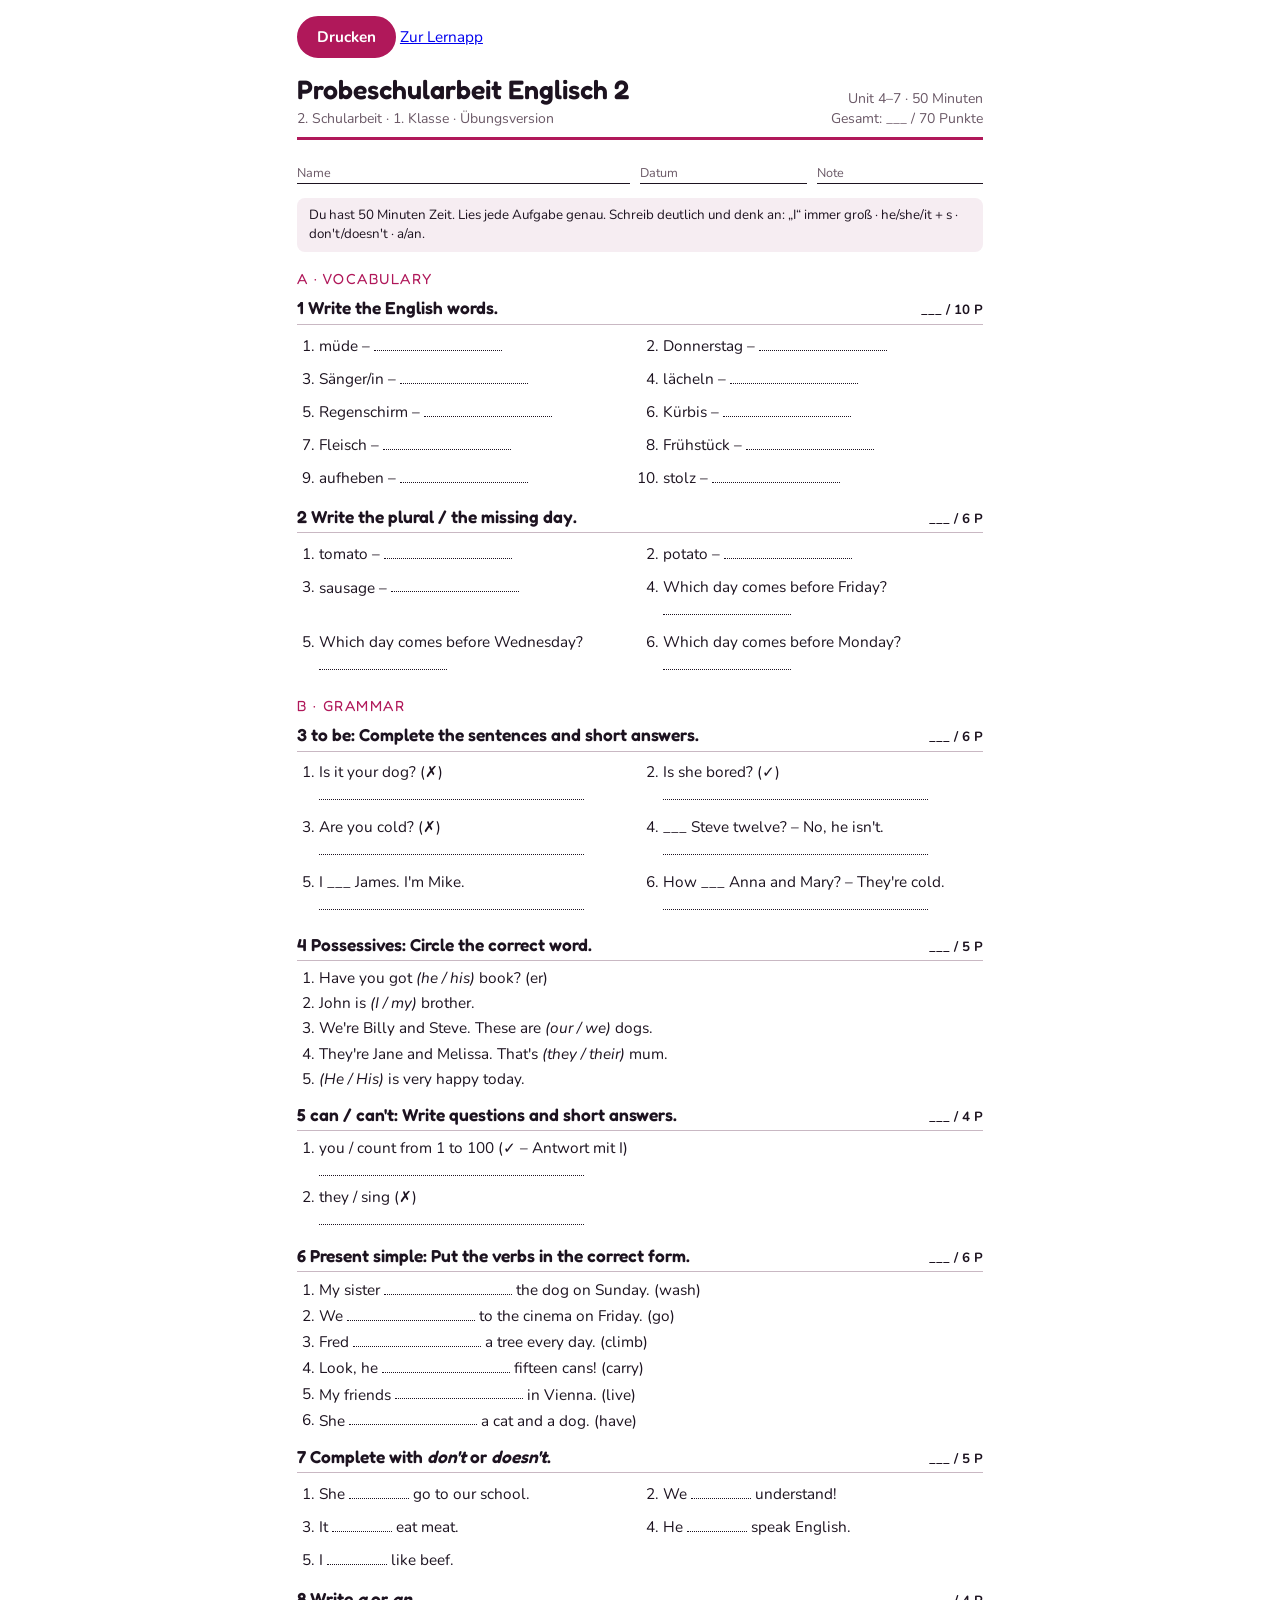
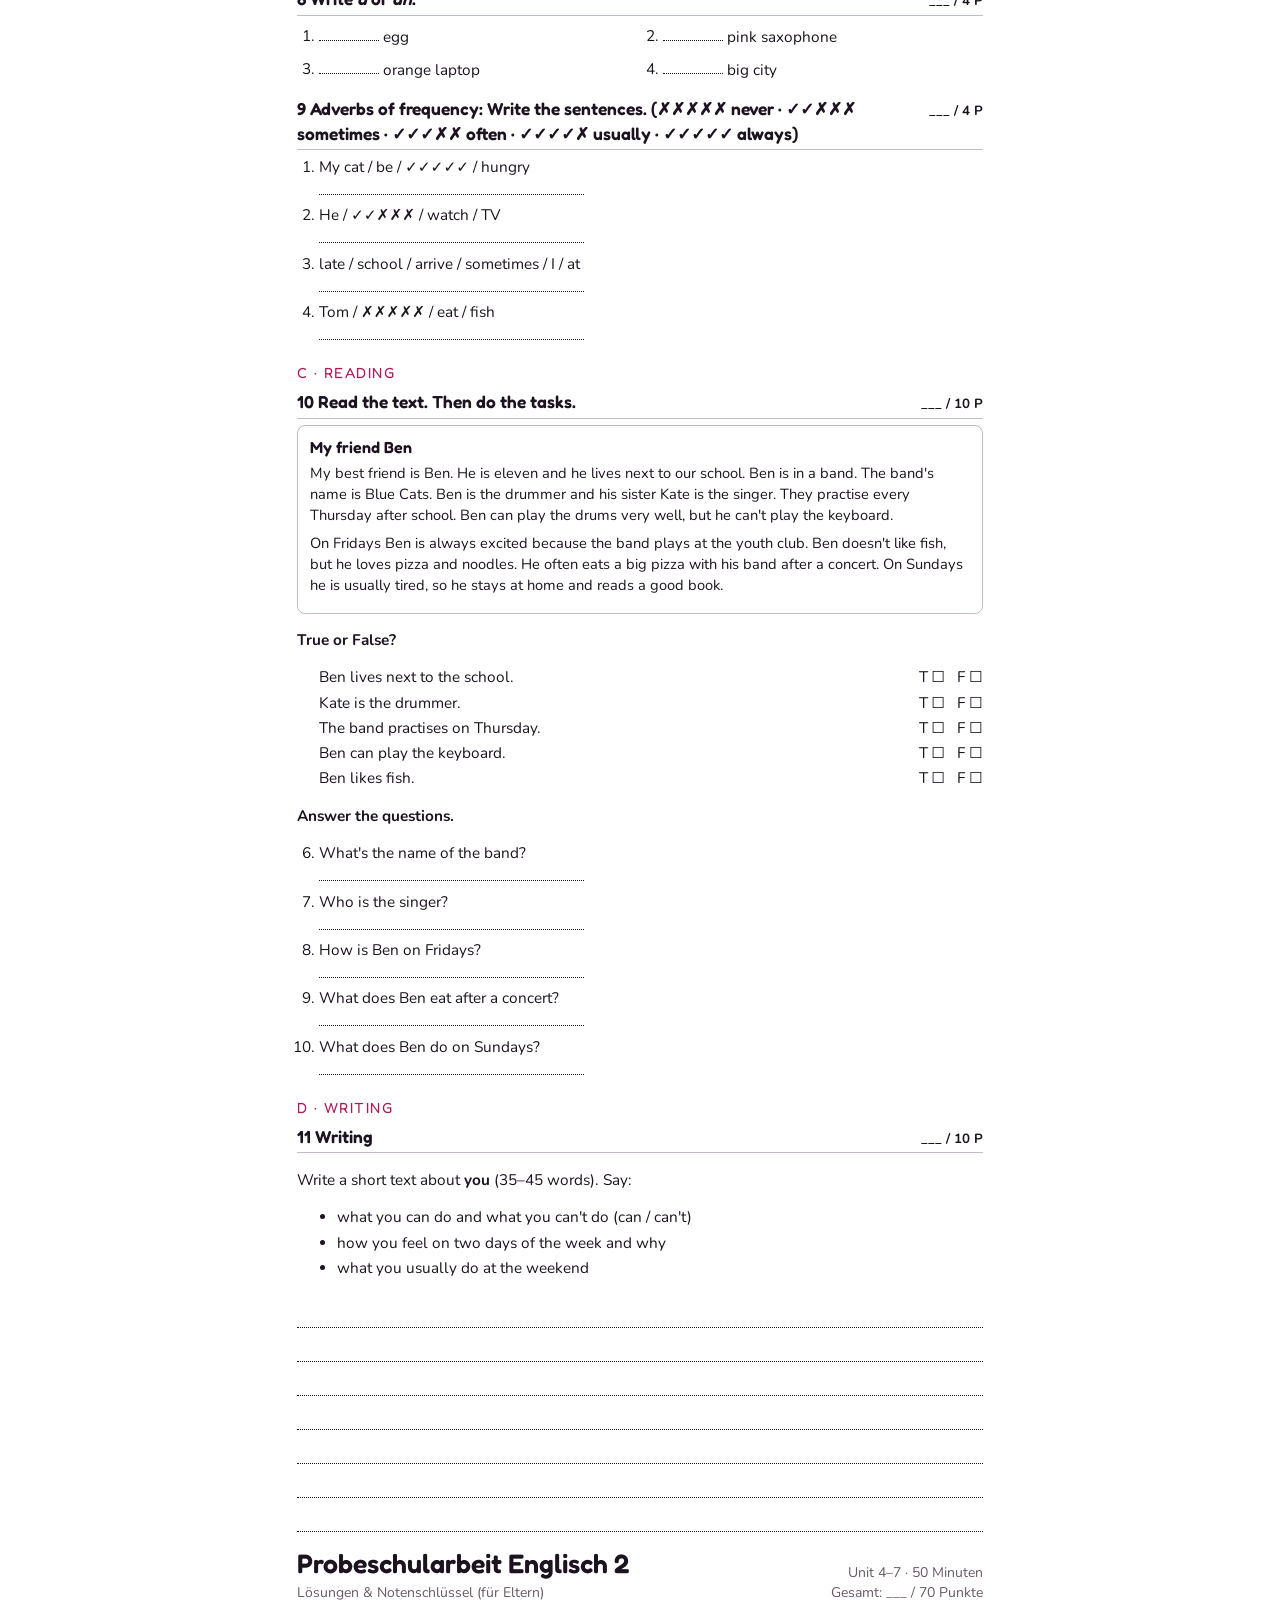
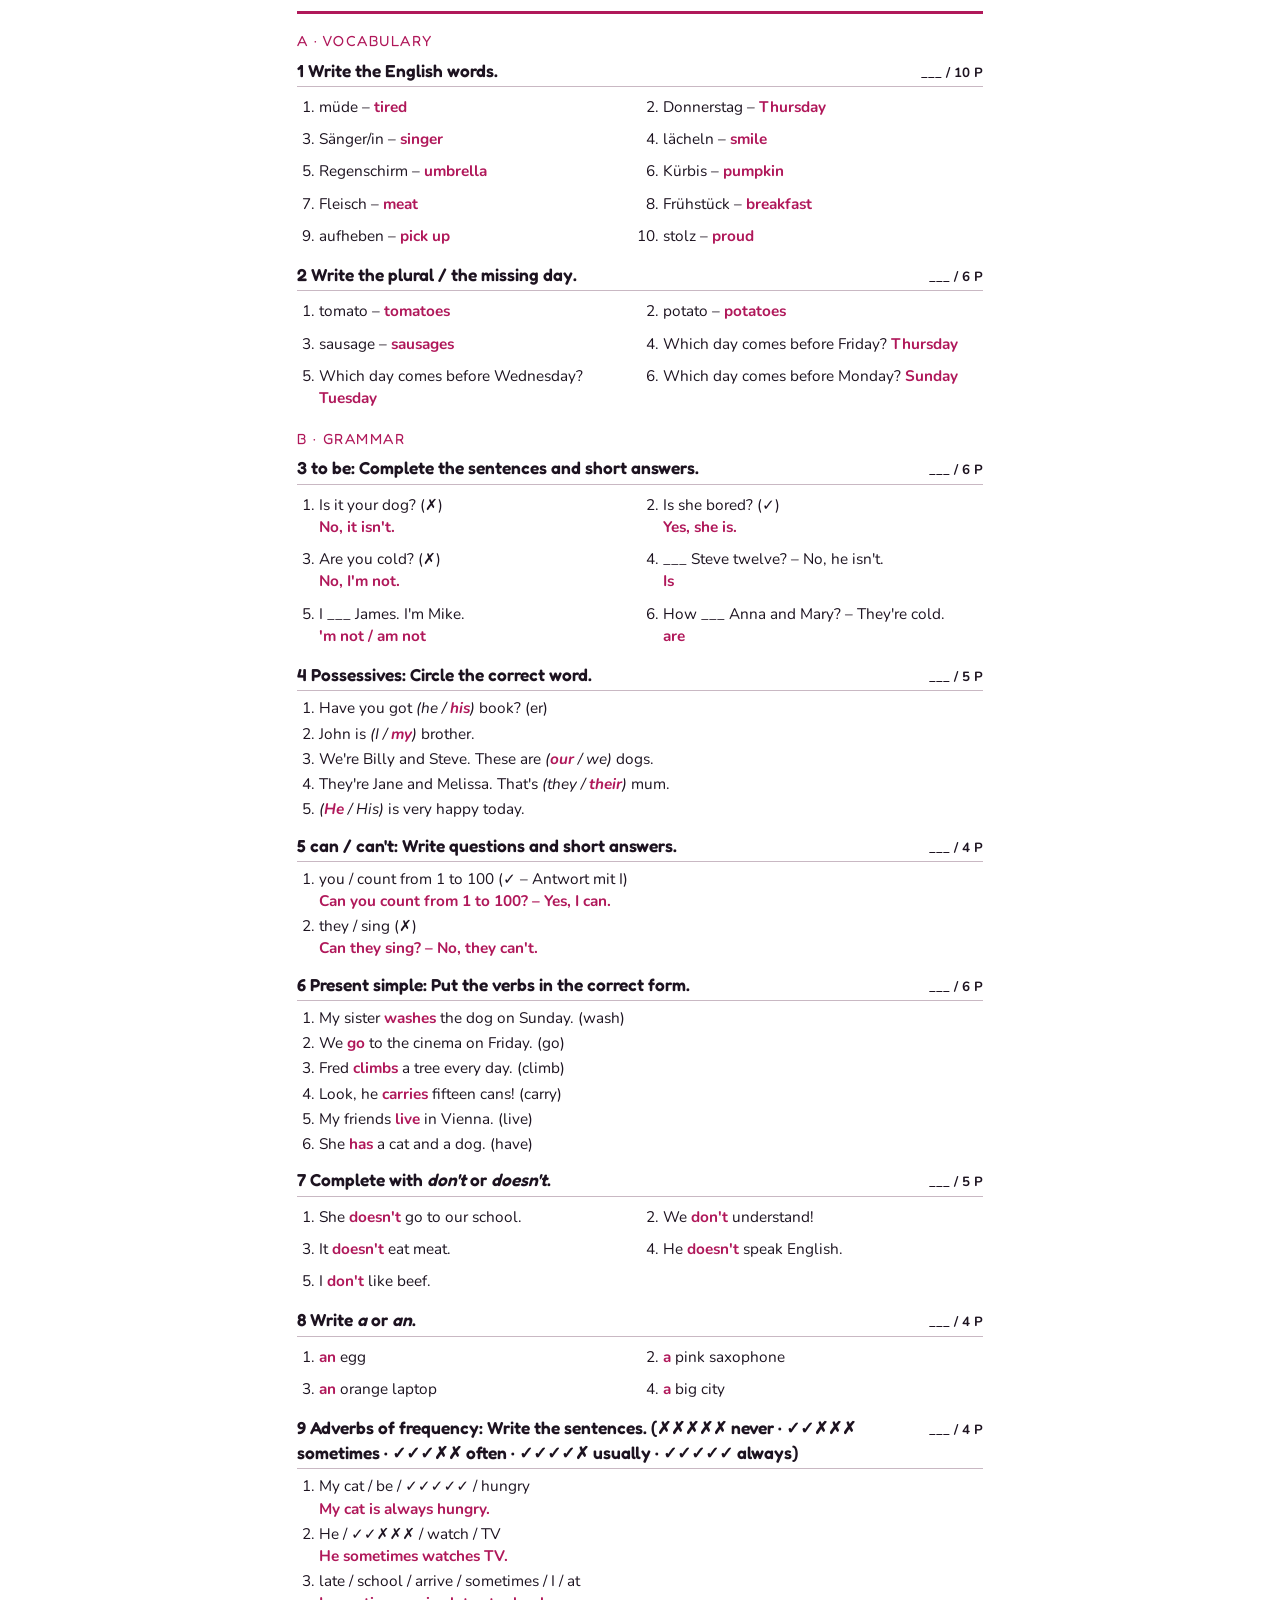
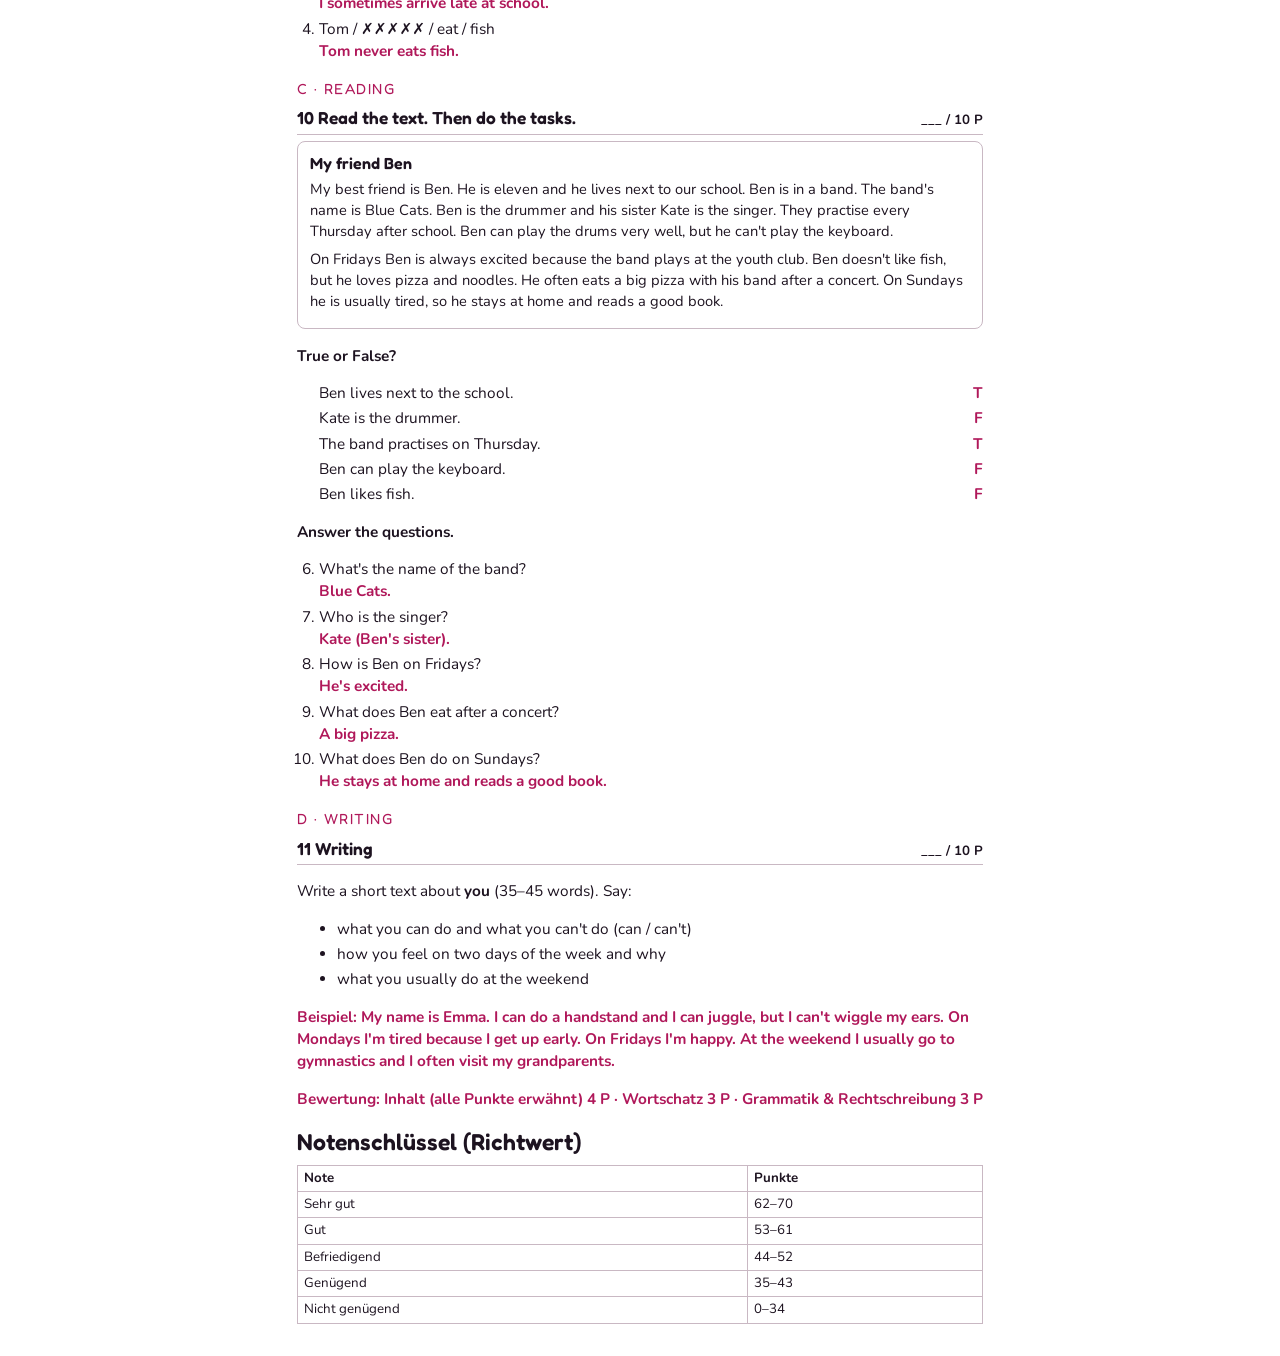
<file: probeschularbeit-2.html>
<!doctype html><html lang="de"><head><meta charset="utf-8"><meta name="viewport" content="width=device-width,initial-scale=1,viewport-fit=cover">
<title>Probeschularbeit 2</title><link rel="preconnect" href="https://fonts.googleapis.com"><link rel="preconnect" href="https://fonts.gstatic.com" crossorigin>
<link rel="stylesheet" href="https://fonts.googleapis.com/css2?family=Fredoka:wght@500;600&family=Nunito:wght@400;700&display=swap"><style>
@page{size:A4;margin:14mm 15mm 14mm 15mm}
:root{--ink:#1d1320;--muted:#6a5866;--line:#c9b8c3;--berry:#b0185a;--soft:#f6edf2;color-scheme:light}
*{box-sizing:border-box}
html,body{background:#fff;color:var(--ink)}
body{margin:0;font-family:"Nunito",system-ui,-apple-system,"Segoe UI",sans-serif;font-size:11.5pt;line-height:1.45}
.wrap{max-width:190mm;margin:0 auto;padding-left:max(16px,env(safe-area-inset-left,0px));padding-right:max(16px,env(safe-area-inset-right,0px));padding-block:16px 32px}
h1,h2,h3{font-family:"Fredoka","Trebuchet MS",sans-serif;font-weight:600;margin:0}
h1{font-size:20pt}
.head{display:grid;grid-template-columns:1fr auto;gap:8px 16px;align-items:end;border-bottom:3px solid var(--berry);padding-bottom:8px;margin-bottom:10px}
.head .sub{color:var(--muted);font-size:10.5pt}
.fields{display:grid;grid-template-columns:2fr 1fr 1fr;gap:10px;margin:10px 0 14px}
.fields div{border-bottom:1.5px solid var(--ink);padding-top:14px;font-size:9.5pt;color:var(--muted)}
.info{background:var(--soft);border-radius:8px;padding:8px 12px;font-size:10pt;margin-bottom:12px}
.task{margin:0 0 12px}
.task h2{break-after:avoid}
li,.read,.tf{break-inside:avoid}
.task h2{font-size:13pt;display:flex;justify-content:space-between;gap:12px;align-items:baseline;border-bottom:1px solid var(--line);padding-bottom:3px;margin-bottom:6px}
.task h2 .pts{font-family:"Nunito",sans-serif;font-size:10pt;font-weight:700;white-space:nowrap}
.part{break-after:avoid;font-family:"Fredoka",sans-serif;font-size:11pt;color:var(--berry);text-transform:uppercase;letter-spacing:.1em;margin:16px 0 6px}
ol{margin:0;padding-left:22px}
li{margin:3px 0}
.grid2{display:grid;grid-template-columns:1fr 1fr;gap:4px 24px}
.grid2 li{break-inside:avoid}
.blank{display:inline-block;min-width:34mm;border-bottom:1.2px dotted var(--ink);height:1.1em;vertical-align:baseline}
.blank.s{min-width:16mm}
.blank.l{min-width:70mm}
.line{border-bottom:1.2px dotted var(--ink);height:9mm}
.choice{font-style:italic}
.read{border:1.5px solid var(--line);border-radius:8px;padding:10px 12px;margin-bottom:8px;font-size:11pt}
.read h3{font-size:12pt;margin-bottom:4px}
.tf{display:grid;grid-template-columns:1fr auto;gap:2px 14px}
.tf span.box{white-space:nowrap}
.scale{width:100%;border-collapse:collapse;font-size:10pt;margin-top:6px}
.scale td,.scale th{border:1px solid var(--line);padding:3px 6px;text-align:left}
.sol{color:var(--berry);font-weight:700}
.pagebreak{break-before:page}
.noprint{margin:0 0 12px}
.noprint button{font:inherit;font-weight:700;border:2px solid var(--berry);background:var(--berry);color:#fff;border-radius:999px;padding:8px 18px;cursor:pointer}
@media print{.noprint{display:none}.wrap{padding:0}}
</style></head>
<body><main class="wrap">
<div class="noprint"><button onclick="print()">Drucken</button> <a href="./">Zur Lernapp</a></div>
<div class="head"><div><h1>Probeschularbeit Englisch 2</h1><div class="sub">2. Schularbeit · 1. Klasse · Übungsversion</div></div>
<div class="sub" style="text-align:right">Unit 4–7 · 50 Minuten<br>Gesamt: ___ / 70 Punkte</div></div>
<div class="fields"><div>Name</div><div>Datum</div><div>Note</div></div>
<div class="info">Du hast 50 Minuten Zeit. Lies jede Aufgabe genau. Schreib deutlich und denk an: „I“ immer groß · he/she/it + s · don't/doesn't · a/an.</div>
<div class="part">A · Vocabulary</div>
<section class="task"><h2><span>1 Write the English words.</span><span class="pts">___ / 10 P</span></h2><ol class="grid2"><li>müde – <span class="blank "></span></li><li>Donnerstag – <span class="blank "></span></li><li>Sänger/in – <span class="blank "></span></li><li>lächeln – <span class="blank "></span></li><li>Regenschirm – <span class="blank "></span></li><li>Kürbis – <span class="blank "></span></li><li>Fleisch – <span class="blank "></span></li><li>Frühstück – <span class="blank "></span></li><li>aufheben – <span class="blank "></span></li><li>stolz – <span class="blank "></span></li></ol></section>
<section class="task"><h2><span>2 Write the plural / the missing day.</span><span class="pts">___ / 6 P</span></h2><ol class="grid2"><li>tomato – <span class="blank "></span></li><li>potato – <span class="blank "></span></li><li>sausage – <span class="blank "></span></li><li>Which day comes before Friday? <span class="blank "></span></li><li>Which day comes before Wednesday? <span class="blank "></span></li><li>Which day comes before Monday? <span class="blank "></span></li></ol></section>
<div class="part">B · Grammar</div>
<section class="task"><h2><span>3 to be: Complete the sentences and short answers.</span><span class="pts">___ / 6 P</span></h2><ol class="grid2"><li>Is it your dog? (✗)<br><span class="blank l"></span></li><li>Is she bored? (✓)<br><span class="blank l"></span></li><li>Are you cold? (✗)<br><span class="blank l"></span></li><li>___ Steve twelve? – No, he isn&#x27;t.<br><span class="blank l"></span></li><li>I ___ James. I&#x27;m Mike.<br><span class="blank l"></span></li><li>How ___ Anna and Mary? – They&#x27;re cold.<br><span class="blank l"></span></li></ol></section>
<section class="task"><h2><span>4 Possessives: Circle the correct word.</span><span class="pts">___ / 5 P</span></h2><ol><li>Have you got <span class="choice">(he / his)</span> book? (er)</li><li>John is <span class="choice">(I / my)</span> brother.</li><li>We&#x27;re Billy and Steve. These are <span class="choice">(our / we)</span> dogs.</li><li>They&#x27;re Jane and Melissa. That&#x27;s <span class="choice">(they / their)</span> mum.</li><li><span class="choice">(He / His)</span> is very happy today.</li></ol></section>
<section class="task"><h2><span>5 can / can't: Write questions and short answers.</span><span class="pts">___ / 4 P</span></h2><ol><li>you / count from 1 to 100 (✓ – Antwort mit I)<br><span class="blank l"></span></li><li>they / sing (✗)<br><span class="blank l"></span></li></ol></section>
<section class="task"><h2><span>6 Present simple: Put the verbs in the correct form.</span><span class="pts">___ / 6 P</span></h2><ol><li>My sister <span class="blank "></span> the dog on Sunday. (wash)</li><li>We <span class="blank "></span> to the cinema on Friday. (go)</li><li>Fred <span class="blank "></span> a tree every day. (climb)</li><li>Look, he <span class="blank "></span> fifteen cans! (carry)</li><li>My friends <span class="blank "></span> in Vienna. (live)</li><li>She <span class="blank "></span> a cat and a dog. (have)</li></ol></section>
<section class="task"><h2><span>7 Complete with <i>don't</i> or <i>doesn't</i>.</span><span class="pts">___ / 5 P</span></h2><ol class="grid2"><li>She <span class="blank s"></span> go to our school.</li><li>We <span class="blank s"></span> understand!</li><li>It <span class="blank s"></span> eat meat.</li><li>He <span class="blank s"></span> speak English.</li><li>I <span class="blank s"></span> like beef.</li></ol></section>
<section class="task"><h2><span>8 Write <i>a</i> or <i>an</i>.</span><span class="pts">___ / 4 P</span></h2><ol class="grid2"><li><span class="blank s"></span> egg</li><li><span class="blank s"></span> pink saxophone</li><li><span class="blank s"></span> orange laptop</li><li><span class="blank s"></span> big city</li></ol></section>
<section class="task"><h2><span>9 Adverbs of frequency: Write the sentences. (✗✗✗✗✗ never · ✓✓✗✗✗ sometimes · ✓✓✓✗✗ often · ✓✓✓✓✗ usually · ✓✓✓✓✓ always)</span><span class="pts">___ / 4 P</span></h2><ol><li>My cat / be / ✓✓✓✓✓ / hungry<br><span class="blank l"></span></li><li>He / ✓✓✗✗✗ / watch / TV<br><span class="blank l"></span></li><li>late / school / arrive / sometimes / I / at<br><span class="blank l"></span></li><li>Tom / ✗✗✗✗✗ / eat / fish<br><span class="blank l"></span></li></ol></section>
<div class="part">C · Reading</div>
<section class="task"><h2><span>10 Read the text. Then do the tasks.</span><span class="pts">___ / 10 P</span></h2><div class="read"><h3>My friend Ben</h3><p style='margin:0 0 6px'>My best friend is Ben. He is eleven and he lives next to our school. Ben is in a band. The band&#x27;s name is Blue Cats. Ben is the drummer and his sister Kate is the singer. They practise every Thursday after school. Ben can play the drums very well, but he can&#x27;t play the keyboard.</p><p style='margin:0 0 6px'>On Fridays Ben is always excited because the band plays at the youth club. Ben doesn&#x27;t like fish, but he loves pizza and noodles. He often eats a big pizza with his band after a concert. On Sundays he is usually tired, so he stays at home and reads a good book.</p></div><p><b>True or False?</b></p><ol><li class="tf"><span>Ben lives next to the school.</span><span class="box">T ☐ &nbsp; F ☐</span></li><li class="tf"><span>Kate is the drummer.</span><span class="box">T ☐ &nbsp; F ☐</span></li><li class="tf"><span>The band practises on Thursday.</span><span class="box">T ☐ &nbsp; F ☐</span></li><li class="tf"><span>Ben can play the keyboard.</span><span class="box">T ☐ &nbsp; F ☐</span></li><li class="tf"><span>Ben likes fish.</span><span class="box">T ☐ &nbsp; F ☐</span></li></ol><p><b>Answer the questions.</b></p><ol start="6"><li>What&#x27;s the name of the band?<br><span class="blank l"></span></li><li>Who is the singer?<br><span class="blank l"></span></li><li>How is Ben on Fridays?<br><span class="blank l"></span></li><li>What does Ben eat after a concert?<br><span class="blank l"></span></li><li>What does Ben do on Sundays?<br><span class="blank l"></span></li></ol></section>
<div class="part">D · Writing</div>
<section class="task"><h2><span>11 Writing</span><span class="pts">___ / 10 P</span></h2><p>Write a short text about <b>you</b> (35–45 words). Say:</p><ul><li>what you can do and what you can&#x27;t do (can / can&#x27;t)</li><li>how you feel on two days of the week and why</li><li>what you usually do at the weekend</li></ul><div class="line"></div><div class="line"></div><div class="line"></div><div class="line"></div><div class="line"></div><div class="line"></div><div class="line"></div></section>
<div class="pagebreak"></div>
<div class="head"><div><h1>Probeschularbeit Englisch 2</h1><div class="sub">Lösungen & Notenschlüssel (für Eltern)</div></div>
<div class="sub" style="text-align:right">Unit 4–7 · 50 Minuten<br>Gesamt: ___ / 70 Punkte</div></div>
<div class="part">A · Vocabulary</div>
<section class="task"><h2><span>1 Write the English words.</span><span class="pts">___ / 10 P</span></h2><ol class="grid2"><li>müde – <span class="sol">tired</span></li><li>Donnerstag – <span class="sol">Thursday</span></li><li>Sänger/in – <span class="sol">singer</span></li><li>lächeln – <span class="sol">smile</span></li><li>Regenschirm – <span class="sol">umbrella</span></li><li>Kürbis – <span class="sol">pumpkin</span></li><li>Fleisch – <span class="sol">meat</span></li><li>Frühstück – <span class="sol">breakfast</span></li><li>aufheben – <span class="sol">pick up</span></li><li>stolz – <span class="sol">proud</span></li></ol></section>
<section class="task"><h2><span>2 Write the plural / the missing day.</span><span class="pts">___ / 6 P</span></h2><ol class="grid2"><li>tomato – <span class="sol">tomatoes</span></li><li>potato – <span class="sol">potatoes</span></li><li>sausage – <span class="sol">sausages</span></li><li>Which day comes before Friday? <span class="sol">Thursday</span></li><li>Which day comes before Wednesday? <span class="sol">Tuesday</span></li><li>Which day comes before Monday? <span class="sol">Sunday</span></li></ol></section>
<div class="part">B · Grammar</div>
<section class="task"><h2><span>3 to be: Complete the sentences and short answers.</span><span class="pts">___ / 6 P</span></h2><ol class="grid2"><li>Is it your dog? (✗)<br><span class="sol">No, it isn&#x27;t.</span></li><li>Is she bored? (✓)<br><span class="sol">Yes, she is.</span></li><li>Are you cold? (✗)<br><span class="sol">No, I&#x27;m not.</span></li><li>___ Steve twelve? – No, he isn&#x27;t.<br><span class="sol">Is</span></li><li>I ___ James. I&#x27;m Mike.<br><span class="sol">&#x27;m not / am not</span></li><li>How ___ Anna and Mary? – They&#x27;re cold.<br><span class="sol">are</span></li></ol></section>
<section class="task"><h2><span>4 Possessives: Circle the correct word.</span><span class="pts">___ / 5 P</span></h2><ol><li>Have you got <span class="choice">(he / <span class="sol">his</span>)</span> book? (er)</li><li>John is <span class="choice">(I / <span class="sol">my</span>)</span> brother.</li><li>We&#x27;re Billy and Steve. These are <span class="choice">(<span class="sol">our</span> / we)</span> dogs.</li><li>They&#x27;re Jane and Melissa. That&#x27;s <span class="choice">(they / <span class="sol">their</span>)</span> mum.</li><li><span class="choice">(<span class="sol">He</span> / His)</span> is very happy today.</li></ol></section>
<section class="task"><h2><span>5 can / can't: Write questions and short answers.</span><span class="pts">___ / 4 P</span></h2><ol><li>you / count from 1 to 100 (✓ – Antwort mit I)<br><span class="sol">Can you count from 1 to 100? – Yes, I can.</span></li><li>they / sing (✗)<br><span class="sol">Can they sing? – No, they can&#x27;t.</span></li></ol></section>
<section class="task"><h2><span>6 Present simple: Put the verbs in the correct form.</span><span class="pts">___ / 6 P</span></h2><ol><li>My sister <span class="sol">washes</span> the dog on Sunday. (wash)</li><li>We <span class="sol">go</span> to the cinema on Friday. (go)</li><li>Fred <span class="sol">climbs</span> a tree every day. (climb)</li><li>Look, he <span class="sol">carries</span> fifteen cans! (carry)</li><li>My friends <span class="sol">live</span> in Vienna. (live)</li><li>She <span class="sol">has</span> a cat and a dog. (have)</li></ol></section>
<section class="task"><h2><span>7 Complete with <i>don't</i> or <i>doesn't</i>.</span><span class="pts">___ / 5 P</span></h2><ol class="grid2"><li>She <span class="sol">doesn&#x27;t</span> go to our school.</li><li>We <span class="sol">don&#x27;t</span> understand!</li><li>It <span class="sol">doesn&#x27;t</span> eat meat.</li><li>He <span class="sol">doesn&#x27;t</span> speak English.</li><li>I <span class="sol">don&#x27;t</span> like beef.</li></ol></section>
<section class="task"><h2><span>8 Write <i>a</i> or <i>an</i>.</span><span class="pts">___ / 4 P</span></h2><ol class="grid2"><li><span class="sol">an</span> egg</li><li><span class="sol">a</span> pink saxophone</li><li><span class="sol">an</span> orange laptop</li><li><span class="sol">a</span> big city</li></ol></section>
<section class="task"><h2><span>9 Adverbs of frequency: Write the sentences. (✗✗✗✗✗ never · ✓✓✗✗✗ sometimes · ✓✓✓✗✗ often · ✓✓✓✓✗ usually · ✓✓✓✓✓ always)</span><span class="pts">___ / 4 P</span></h2><ol><li>My cat / be / ✓✓✓✓✓ / hungry<br><span class="sol">My cat is always hungry.</span></li><li>He / ✓✓✗✗✗ / watch / TV<br><span class="sol">He sometimes watches TV.</span></li><li>late / school / arrive / sometimes / I / at<br><span class="sol">I sometimes arrive late at school.</span></li><li>Tom / ✗✗✗✗✗ / eat / fish<br><span class="sol">Tom never eats fish.</span></li></ol></section>
<div class="part">C · Reading</div>
<section class="task"><h2><span>10 Read the text. Then do the tasks.</span><span class="pts">___ / 10 P</span></h2><div class="read"><h3>My friend Ben</h3><p style='margin:0 0 6px'>My best friend is Ben. He is eleven and he lives next to our school. Ben is in a band. The band&#x27;s name is Blue Cats. Ben is the drummer and his sister Kate is the singer. They practise every Thursday after school. Ben can play the drums very well, but he can&#x27;t play the keyboard.</p><p style='margin:0 0 6px'>On Fridays Ben is always excited because the band plays at the youth club. Ben doesn&#x27;t like fish, but he loves pizza and noodles. He often eats a big pizza with his band after a concert. On Sundays he is usually tired, so he stays at home and reads a good book.</p></div><p><b>True or False?</b></p><ol><li class="tf"><span>Ben lives next to the school.</span><span class="box"><span class=sol>T</span></span></li><li class="tf"><span>Kate is the drummer.</span><span class="box"><span class=sol>F</span></span></li><li class="tf"><span>The band practises on Thursday.</span><span class="box"><span class=sol>T</span></span></li><li class="tf"><span>Ben can play the keyboard.</span><span class="box"><span class=sol>F</span></span></li><li class="tf"><span>Ben likes fish.</span><span class="box"><span class=sol>F</span></span></li></ol><p><b>Answer the questions.</b></p><ol start="6"><li>What&#x27;s the name of the band?<br><span class="sol">Blue Cats.</span></li><li>Who is the singer?<br><span class="sol">Kate (Ben&#x27;s sister).</span></li><li>How is Ben on Fridays?<br><span class="sol">He&#x27;s excited.</span></li><li>What does Ben eat after a concert?<br><span class="sol">A big pizza.</span></li><li>What does Ben do on Sundays?<br><span class="sol">He stays at home and reads a good book.</span></li></ol></section>
<div class="part">D · Writing</div>
<section class="task"><h2><span>11 Writing</span><span class="pts">___ / 10 P</span></h2><p>Write a short text about <b>you</b> (35–45 words). Say:</p><ul><li>what you can do and what you can&#x27;t do (can / can&#x27;t)</li><li>how you feel on two days of the week and why</li><li>what you usually do at the weekend</li></ul><p class="sol">Beispiel: My name is Emma. I can do a handstand and I can juggle, but I can&#x27;t wiggle my ears. On Mondays I&#x27;m tired because I get up early. On Fridays I&#x27;m happy. At the weekend I usually go to gymnastics and I often visit my grandparents.</p><p class="sol">Bewertung: Inhalt (alle Punkte erwähnt) 4 P · Wortschatz 3 P · Grammatik & Rechtschreibung 3 P</p></section>
<h2 style="margin-top:14px">Notenschlüssel (Richtwert)</h2><table class="scale"><tr><th>Note</th><th>Punkte</th></tr>
<tr><td>Sehr gut</td><td>62–70</td></tr><tr><td>Gut</td><td>53–61</td></tr>
<tr><td>Befriedigend</td><td>44–52</td></tr><tr><td>Genügend</td><td>35–43</td></tr>
<tr><td>Nicht genügend</td><td>0–34</td></tr></table>
</main></body></html>
</file>
<file: app.css>
/* Layout: one column "Turnhalle" — Wertungstafel oben, Schwebebalken als Fortschritt, Übungskarte darunter. Elternbereich unter #eltern im selben Stil, ruhiger. */
:root{
  --chalk:#fbf6f8;      /* Magnesia-Weiß, leicht beerig */
  --surface:#ffffff;
  --surface-2:#f6edf2;
  --ink:#2b1527;
  --muted:#7a6274;
  --line:#ead9e2;
  --berry:#c2185b;      /* Turnanzug: Akzent */
  --berry-ink:#ffffff;
  --berry-soft:#fbe3ee;
  --mat:#2c6bb0;        /* Turnmatte */
  --mat-soft:#e2edf9;
  --beam:#c99a6e;       /* Schwebebalken, Wildleder */
  --beam-dark:#8f6744;
  --gold:#c98f0c; --silver:#7f8c99; --bronze:#b0622f;
  --good:#1f8a5b; --good-soft:#e1f4ea; --bad:#cf3434; --bad-soft:#fbe5e5;
  --board-bg:#2b1527; --board-fg:#fff7fb; --board-muted:#c9adc0; --board-line:#4a2c44;
  --skin:#f1c7a5; --hair:#5a3825;
  --f-display:"Fredoka","Trebuchet MS",system-ui,sans-serif;
  --f-body:"Nunito",system-ui,-apple-system,"Segoe UI",sans-serif;
}
@media (prefers-color-scheme:dark){:root:not([data-theme="light"]){
  --chalk:#170e15; --surface:#22141f; --surface-2:#2c1a28; --ink:#f8ebf2; --muted:#b99cb0; --line:#3d2737;
  --berry:#ff5c9d; --berry-ink:#2a0716; --berry-soft:#3d1428; --mat:#6aa6ea; --mat-soft:#16263a;
  --beam:#b98b60; --beam-dark:#7a5636; --gold:#f1c24a; --silver:#c3ccd5; --bronze:#d98a57;
  --good:#57cf92; --good-soft:#143224; --bad:#ff7b7b; --bad-soft:#3a1717;
  --board-bg:#0e070c; --board-fg:#fff7fb; --board-muted:#b99cb0; --board-line:#3d2737; --hair:#3a2418;
  color-scheme:dark}}
:root[data-theme="dark"]{
  --chalk:#170e15; --surface:#22141f; --surface-2:#2c1a28; --ink:#f8ebf2; --muted:#b99cb0; --line:#3d2737;
  --berry:#ff5c9d; --berry-ink:#2a0716; --berry-soft:#3d1428; --mat:#6aa6ea; --mat-soft:#16263a;
  --beam:#b98b60; --beam-dark:#7a5636; --gold:#f1c24a; --silver:#c3ccd5; --bronze:#d98a57;
  --good:#57cf92; --good-soft:#143224; --bad:#ff7b7b; --bad-soft:#3a1717;
  --board-bg:#0e070c; --board-fg:#fff7fb; --board-muted:#b99cb0; --board-line:#3d2737; --hair:#3a2418;
  color-scheme:dark}
*{box-sizing:border-box}
html,body{background:var(--chalk);color:var(--ink)}
body{font-family:var(--f-body);font-size:16px;line-height:1.5;-webkit-font-smoothing:antialiased}
body::before{content:"";position:fixed;inset:0 0 auto;height:env(safe-area-inset-top,0px);z-index:10;background:var(--chalk)}
.wrap{max-width:860px;margin:0 auto;padding-left:max(16px,env(safe-area-inset-left,0px));padding-right:max(16px,env(safe-area-inset-right,0px));padding-block:16px 48px;display:flex;flex-direction:column;gap:20px}
h1,h2,h3{font-family:var(--f-display);font-weight:600;text-wrap:balance;margin:0;line-height:1.15}
h1{font-size:clamp(1.6rem,4.5vw,2.2rem)}
h2{font-size:clamp(1.2rem,3.4vw,1.5rem)}
h3{font-size:1.1rem}
p{margin:0}
button{font:inherit;color:inherit;cursor:pointer}
button:focus-visible,input:focus-visible,textarea:focus-visible,a:focus-visible{outline:3px solid var(--berry);outline-offset:2px}
.eyebrow{text-transform:uppercase;letter-spacing:.12em;font-size:.78rem;color:var(--muted);font-weight:800}
.muted{color:var(--muted)}
.row{display:flex;gap:10px;flex-wrap:wrap;align-items:center}
.spread{display:flex;gap:12px;flex-wrap:wrap;align-items:center;justify-content:space-between}
.num{font-variant-numeric:tabular-nums}

/* Buttons */
.btn{border:2px solid var(--line);background:var(--surface);border-radius:999px;padding:10px 18px;font-weight:700;font-family:var(--f-display);font-size:1.02rem;letter-spacing:.01em;transition:transform .08s,background .15s,border-color .15s}
.btn:hover{border-color:var(--muted)}
.btn:active{transform:translateY(1px)}
.btn:disabled{opacity:.45;cursor:not-allowed}
.btn.primary{background:var(--berry);color:var(--berry-ink);border-color:var(--berry)}
.btn.primary:hover{filter:brightness(1.07)}
.btn.mat{background:var(--mat);color:#fff;border-color:var(--mat)}
.btn.ghost{background:transparent}
.btn.danger{border-color:var(--bad);color:var(--bad);background:transparent}
.btn.small{padding:6px 14px;font-size:.95rem}
.back{background:none;border:0;color:var(--muted);font-weight:800;padding:4px 0;align-self:flex-start}
.back:hover{color:var(--ink)}
.linkbtn{background:none;border:0;padding:0;color:var(--muted);text-decoration:underline;text-underline-offset:3px;font-weight:700}

/* Wertungstafel */
.board{background:var(--board-bg);color:var(--board-fg);border-radius:18px;padding:14px 18px;display:grid;grid-template-columns:1fr auto auto;gap:6px 22px;align-items:center;position:relative;overflow:hidden}
.board::after{content:"";position:absolute;right:-30px;top:-30px;width:140px;height:140px;border:10px solid var(--berry);border-radius:50%;opacity:.35;pointer-events:none}
.board .who{font-family:var(--f-display);font-size:1.45rem;line-height:1.1;min-width:0;overflow-wrap:anywhere;font-weight:600}
.board .who small{display:block;font-family:var(--f-body);font-size:.75rem;letter-spacing:.14em;color:var(--board-muted);text-transform:uppercase;font-weight:800}
.digit{font-family:var(--f-display);font-weight:700;font-size:2rem;line-height:1;color:var(--gold);font-variant-numeric:tabular-nums;text-align:center;position:relative;z-index:1}
.digit small{display:block;font-family:var(--f-body);font-size:.7rem;letter-spacing:.12em;color:var(--board-muted);font-weight:800;margin-top:4px;text-transform:uppercase}
.board .ticker{grid-column:1/-1;border-top:1px dashed var(--board-line);padding-top:8px;font-weight:600;position:relative;z-index:1}
.ticker b{color:var(--gold)}

/* Fächer */
.grid{display:grid;grid-template-columns:repeat(auto-fill,minmax(230px,1fr));gap:14px}
.subj{background:var(--surface);border:2px solid var(--line);border-radius:18px;padding:16px;display:flex;flex-direction:column;gap:10px;text-align:left;min-width:0}
.subj:hover{border-color:var(--berry)}
.subj .meta{color:var(--muted);font-size:.95rem;font-weight:600}
.subj.add{border-style:dashed;align-items:center;justify-content:center;text-align:center;min-height:150px;color:var(--muted)}
.subj.add .plus{font-family:var(--f-display);font-size:2.2rem;color:var(--berry);line-height:1}
.bar{height:8px;background:var(--surface-2);border-radius:99px;overflow:hidden}
.bar i{display:block;height:100%;background:var(--berry);border-radius:99px}
.medals{display:flex;gap:4px;flex-wrap:wrap}
.m{width:18px;height:18px;border-radius:50%;display:inline-block;border:2px solid var(--line);background:var(--surface-2)}
.m.gold{background:var(--gold);border-color:var(--gold)}
.m.silber{background:var(--silver);border-color:var(--silver)}
.m.bronze{background:var(--bronze);border-color:var(--bronze)}
.empty{background:var(--surface);border:2px dashed var(--line);border-radius:18px;padding:22px;display:flex;flex-direction:column;gap:10px;align-items:flex-start}

/* Übungsliste */
.wk{background:var(--mat);color:#fff;border-radius:18px;padding:16px 18px;display:flex;gap:14px;align-items:center;justify-content:space-between;flex-wrap:wrap}
.wk p{opacity:.92;max-width:46ch}
.wk .eyebrow{color:#fff;opacity:.85}
.wk .btn{background:#fff;color:#1d3f66;border-color:#fff}
.plays{display:flex;flex-direction:column;gap:10px}
.play{background:var(--surface);border:1px solid var(--line);border-radius:16px;padding:14px 16px;display:grid;grid-template-columns:auto 1fr auto;gap:6px 14px;align-items:center}
.play .no{font-family:var(--f-display);font-weight:700;font-size:1.4rem;color:var(--muted);width:2ch;text-align:center;font-variant-numeric:tabular-nums}
.play .info{min-width:0;display:flex;flex-direction:column;gap:4px}
.play .actions{display:flex;gap:8px;flex-wrap:wrap;justify-content:flex-end}
.chips{display:flex;gap:6px;flex-wrap:wrap}
.chip{font-size:.8rem;font-weight:800;border:1px solid var(--line);border-radius:99px;padding:1px 10px;color:var(--muted)}
.chip.ok{border-color:var(--good);color:var(--good)}
.chip.gold{border-color:var(--gold);color:var(--gold)}
.chip.silber{border-color:var(--silver);color:var(--silver)}
.chip.bronze{border-color:var(--bronze);color:var(--bronze)}
@media (max-width:560px){
  .play{grid-template-columns:auto 1fr}
  .play .actions{grid-column:1/-1;justify-content:stretch}
  .play .actions .btn{flex:1}
}

/* Schwebebalken */
.gym{position:relative;height:112px;border-radius:16px;background:linear-gradient(var(--surface-2),var(--surface-2)) ;overflow:hidden;border:1px solid var(--line)}
.gym .floor{position:absolute;left:0;right:0;bottom:0;height:16px;background:var(--line)}
.gym .beam{position:absolute;left:6%;width:80%;bottom:42px;height:12px;border-radius:6px;background:var(--beam);box-shadow:inset 0 -3px 0 var(--beam-dark)}
.gym .leg{position:absolute;bottom:16px;width:6px;height:26px;background:var(--beam-dark);border-radius:2px}
.gym .tick{position:absolute;bottom:47px;width:2px;height:3px;background:var(--beam-dark);opacity:.6;transform:translateX(-50%)}
.gym .tick.done{background:var(--berry);opacity:1;height:4px}
.gym .matte{position:absolute;right:2%;width:11%;bottom:16px;height:10px;border-radius:4px 4px 0 0;background:var(--mat)}
.fig{position:absolute;bottom:54px;width:30px;height:40px;transform:translateX(-50%);transform-origin:50% 70%}
.fig.on-mat{bottom:26px}
.fig svg{display:block;width:100%;height:100%}
.fig.hop{animation:hop .75s cubic-bezier(.3,.7,.3,1) both}
.fig.wobble{animation:wobble .6s ease-in-out both}
.fig.dismount{animation:dismount 1s cubic-bezier(.3,.7,.3,1) both}
@keyframes hop{0%{left:var(--from);transform:translate(-50%,0) rotate(0)}50%{transform:translate(-50%,-38px) rotate(180deg)}100%{left:var(--to);transform:translate(-50%,0) rotate(360deg)}}
@keyframes wobble{0%,100%{transform:translateX(-50%) rotate(0)}20%{transform:translateX(-50%) rotate(-14deg)}45%{transform:translateX(-50%) rotate(11deg)}70%{transform:translateX(-50%) rotate(-6deg)}}
@keyframes dismount{0%{left:var(--from);bottom:54px;transform:translate(-50%,0) rotate(0)}55%{bottom:96px;transform:translate(-50%,0) rotate(400deg)}100%{left:var(--to);bottom:26px;transform:translate(-50%,0) rotate(720deg)}}
.status{display:flex;gap:10px;flex-wrap:wrap;justify-content:space-between;font-weight:700}
.status b{color:var(--berry)}
.timer{font-family:var(--f-display);font-weight:700;font-size:1.6rem;color:var(--berry);font-variant-numeric:tabular-nums;line-height:1}
.timer.low{color:var(--bad)}
.combo{display:inline-flex;gap:3px;align-items:center}
.combo i{width:10px;height:10px;border-radius:50%;background:var(--line);display:inline-block}
.combo i.on{background:var(--gold)}

/* Übungskarte */
.card{background:var(--surface);border:2px solid var(--line);border-radius:20px;padding:20px;display:flex;flex-direction:column;gap:16px}
.qtag{text-transform:uppercase;letter-spacing:.12em;font-size:.78rem;color:var(--berry);font-weight:800}
.q{font-size:clamp(1.12rem,3vw,1.35rem);font-weight:700;line-height:1.35;max-width:60ch}
.opts{display:grid;grid-template-columns:1fr 1fr;gap:10px}
@media (max-width:600px){.opts{grid-template-columns:1fr}}
.opt{text-align:left;background:var(--surface-2);border:2px solid transparent;border-radius:14px;padding:12px 14px;display:flex;gap:12px;align-items:flex-start;font-size:1.02rem;line-height:1.35;min-width:0;font-weight:600}
.opt:hover:not(:disabled){border-color:var(--berry)}
.opt .k{font-family:var(--f-display);font-weight:700;color:var(--muted);flex:none;width:1.5em;height:1.5em;border-radius:50%;background:var(--surface);display:grid;place-items:center;font-size:.9rem}
.opt.right{border-color:var(--good);background:var(--good-soft)}
.opt.wrong{border-color:var(--bad);background:var(--bad-soft)}
.opt:disabled{cursor:default}
.tf{display:grid;grid-template-columns:1fr 1fr;gap:10px}
.tf .opt{justify-content:center;font-family:var(--f-display);font-size:1.15rem}
.order-pool,.order-ans{display:flex;flex-wrap:wrap;gap:8px;min-height:52px;padding:8px;border-radius:14px}
.order-ans{border:2px dashed var(--line);counter-reset:o}
.tok{border:2px solid var(--line);background:var(--surface-2);border-radius:12px;padding:8px 12px;font-weight:700}
.order-ans .tok{border-color:var(--berry)}
.order-ans .tok::before{counter-increment:o;content:counter(o) ". ";color:var(--berry)}
.order-ans .tok.right{border-color:var(--good)}
.order-ans .tok.wrong{border-color:var(--bad)}
.vocab{font-family:var(--f-display);font-weight:600;font-size:clamp(1.6rem,6vw,2.2rem);color:var(--berry);line-height:1.15;overflow-wrap:anywhere}
.gap{display:inline-block;min-width:5ch;border-bottom:3px solid var(--berry);color:var(--good);padding:0 4px}
.wform{display:flex;flex-direction:column;gap:10px}
#w-in{font-size:1.3rem;padding:12px 14px;font-weight:700}
#w-in.right{border-color:var(--good);background:var(--good-soft)}
#w-in.wrong{border-color:var(--bad);background:var(--bad-soft)}
.hintline{font-size:1.05rem;letter-spacing:.04em}
.sr{position:absolute;width:1px;height:1px;overflow:hidden;clip:rect(0 0 0 0)}
label.check{flex-direction:row;align-items:center;gap:10px;text-transform:none;letter-spacing:0;font-size:1rem;color:var(--ink);font-weight:700}
label.check input{width:22px;height:22px;flex:none;accent-color:var(--berry)}
.feedback{border-radius:14px;padding:14px 16px;display:flex;flex-direction:column;gap:8px;border:2px solid}
.feedback.good{border-color:var(--good);background:var(--good-soft)}
.feedback.bad{border-color:var(--bad);background:var(--bad-soft)}
.feedback .call{font-family:var(--f-display);font-size:1.2rem;font-weight:700}
.feedback.good .call{color:var(--good)}
.feedback.bad .call{color:var(--bad)}
.feedback .sol{font-weight:800}

/* Karteikarten (Aufwärmen) */
.flash{perspective:1200px;min-height:240px;border:0;background:none;padding:0;text-align:left;width:100%}
.flash-in{position:relative;min-height:240px;transition:transform .45s;transform-style:preserve-3d}
.flash.flip .flash-in{transform:rotateY(180deg)}
.face{position:absolute;inset:0;backface-visibility:hidden;-webkit-backface-visibility:hidden;border-radius:20px;padding:22px;display:flex;flex-direction:column;gap:12px;justify-content:center;border:2px solid var(--line);background:var(--surface);overflow:auto}
.face.ans{transform:rotateY(180deg);background:var(--berry-soft);border-color:var(--berry)}
.face .big{font-size:clamp(1.12rem,3vw,1.35rem);font-weight:700;line-height:1.35}
.face .hint{text-transform:uppercase;letter-spacing:.12em;font-size:.76rem;color:var(--muted);font-weight:800}

/* Wertung */
.finale{text-align:center;align-items:center;padding-block:26px;border-color:var(--berry)}
.finale h1{font-size:clamp(2rem,8vw,3.4rem);color:var(--berry)}
.pts{font-size:1.15rem;font-weight:700}
.pts b{color:var(--berry)}
.judges{display:grid;grid-template-columns:repeat(3,minmax(0,1fr));gap:10px;width:100%;max-width:420px}
.judge{background:var(--board-bg);color:var(--board-fg);border-radius:12px;padding:10px 6px;text-align:center}
.judge b{display:block;font-family:var(--f-display);font-size:1.7rem;color:var(--gold);font-variant-numeric:tabular-nums;line-height:1.1}
.judge span{font-size:.7rem;letter-spacing:.1em;text-transform:uppercase;color:var(--board-muted);font-weight:800}
.medal{width:86px;height:110px}
.statgrid{display:grid;grid-template-columns:repeat(auto-fit,minmax(120px,1fr));gap:10px;width:100%}
.stat{background:var(--surface-2);border-radius:14px;padding:10px;text-align:center}
.stat b{display:block;font-family:var(--f-display);font-size:1.7rem;color:var(--berry);font-variant-numeric:tabular-nums;line-height:1.1}
.stat span{text-transform:uppercase;letter-spacing:.08em;font-size:.74rem;color:var(--muted);font-weight:800}
#confetti{position:fixed;inset:0;pointer-events:none;z-index:50}

/* Formulare */
label{text-transform:uppercase;letter-spacing:.08em;font-weight:800;font-size:.8rem;color:var(--muted);display:flex;flex-direction:column;gap:6px}
input,textarea{font:inherit;color:var(--ink);background:var(--surface);border:2px solid var(--line);border-radius:12px;padding:10px 12px;text-transform:none;letter-spacing:normal;font-family:var(--f-body);font-size:1rem;width:100%;font-weight:600}
textarea{min-height:280px;font-family:ui-monospace,"SF Mono",Menlo,Consolas,monospace;font-size:.92rem;line-height:1.5;font-weight:400}
.formgrid{display:grid;grid-template-columns:2fr 1fr;gap:12px}
@media (max-width:560px){.formgrid{grid-template-columns:1fr}}
.help{background:var(--surface);border:1px solid var(--line);border-radius:14px;padding:14px 16px;display:flex;flex-direction:column;gap:8px;font-size:.95rem}
.help code{font-family:ui-monospace,Menlo,Consolas,monospace;background:var(--surface-2);padding:1px 6px;border-radius:6px;color:var(--berry)}
.err{color:var(--bad);font-weight:700}
.okmsg{color:var(--good);font-weight:700}
.confirm{border:2px solid var(--bad);border-radius:14px;padding:12px 14px;display:flex;gap:10px;flex-wrap:wrap;align-items:center;justify-content:space-between}

/* Abzeichen */
.badges{display:grid;grid-template-columns:repeat(auto-fill,minmax(190px,1fr));gap:10px}
.badge{border:2px solid var(--line);border-radius:16px;padding:12px;display:flex;gap:12px;align-items:center;background:var(--surface);opacity:.5}
.badge.on{opacity:1;border-color:var(--gold)}
.badge .ic{width:42px;height:42px;flex:none;border-radius:50%;display:grid;place-items:center;background:var(--board-bg);font-family:var(--f-display);color:var(--gold);font-size:.85rem;font-weight:700}
.badge b{display:block;font-family:var(--f-display);font-size:1.02rem;font-weight:600}
.badge span{font-size:.85rem;color:var(--muted);line-height:1.3;display:block}
.sync{font-size:.82rem;color:var(--muted);font-weight:600}
.foot{display:flex;justify-content:space-between;gap:12px;flex-wrap:wrap;align-items:center}

/* Elternbereich */
.ptop{display:flex;justify-content:space-between;align-items:center;gap:12px;flex-wrap:wrap;border-bottom:2px solid var(--line);padding-bottom:12px}
.ptop h1{font-size:clamp(1.4rem,4vw,1.9rem)}
.tabs{display:flex;gap:6px;flex-wrap:wrap}
.tabs button{border:2px solid var(--line);background:var(--surface);border-radius:999px;padding:6px 14px;font-weight:800}
.tabs button[aria-pressed="true"]{background:var(--ink);color:var(--chalk);border-color:var(--ink)}
.panel{background:var(--surface);border:1px solid var(--line);border-radius:16px;padding:16px;display:flex;flex-direction:column;gap:12px;min-width:0}
.kpis{display:grid;grid-template-columns:repeat(4,minmax(0,1fr));gap:10px}
@media (max-width:620px){.kpis{grid-template-columns:repeat(2,minmax(0,1fr))}}
.kpi{background:var(--surface);border:1px solid var(--line);border-radius:14px;padding:12px}
.kpi b{display:block;font-family:var(--f-display);font-size:1.7rem;line-height:1.1;font-variant-numeric:tabular-nums}
.kpi > span{font-size:.85rem;color:var(--muted);font-weight:600}
.tablewrap{overflow-x:auto}
table{border-collapse:collapse;width:100%;font-variant-numeric:tabular-nums;font-size:.95rem}
th{font-size:.74rem;font-weight:800;letter-spacing:.08em;text-transform:uppercase;color:var(--muted);text-align:left;padding:8px 6px;border-bottom:1px solid var(--line);white-space:nowrap}
td{padding:9px 6px;border-bottom:1px solid var(--line);vertical-align:top}
td.r,th.r{text-align:right;white-space:nowrap}
.act{display:flex;flex-direction:column}
.act li{list-style:none;display:grid;grid-template-columns:auto 1fr auto;gap:4px 12px;padding:10px 0;border-bottom:1px solid var(--line);align-items:center}
.act ul{margin:0;padding:0}
.act .when{font-size:.85rem;color:var(--muted);font-weight:700;white-space:nowrap}
.act .what{min-width:0}
.act .res{font-weight:800;white-space:nowrap}
.miss li{list-style:none;padding:10px 0;border-bottom:1px solid var(--line);display:flex;gap:12px;justify-content:space-between;align-items:flex-start}
.miss ul{margin:0;padding:0}
.miss .n{flex:none;font-weight:800;color:var(--bad);font-variant-numeric:tabular-nums}
.pin{max-width:360px;align-self:center;width:100%;margin-top:6vh}
.pin input{font-family:var(--f-display);font-size:1.6rem;letter-spacing:.4em;text-align:center}
@media (prefers-reduced-motion:reduce){*{transition:none!important;animation:none!important}}
.sechead{display:flex;flex-direction:column;gap:2px;margin-top:6px}
.tests{display:grid;grid-template-columns:repeat(auto-fit,minmax(180px,1fr));gap:10px}
.testcard{background:var(--berry-soft);border:2px solid var(--berry);border-radius:16px;padding:12px 14px;display:flex;flex-direction:column;gap:2px}
.testcard b{font-family:var(--f-display);font-size:1.15rem;font-weight:600}
.sent{font-family:var(--f-display);font-weight:600;font-size:clamp(1.15rem,4.4vw,1.45rem);color:var(--berry);line-height:1.3;overflow-wrap:anywhere}
.readtext{white-space:pre-line;background:var(--mat-soft);border-radius:14px;padding:12px 14px;font-size:.98rem;line-height:1.55;max-height:46vh;overflow:auto}
.archtile{display:flex;align-items:center;gap:14px;width:100%;text-align:left;background:var(--surface);border:2px solid var(--line);border-radius:18px;padding:14px 16px;font:inherit;color:var(--ink)}
.archtile:hover{border-color:var(--muted)}
.archtile > span:nth-child(2){flex:1;min-width:0;display:flex;flex-direction:column}
.archtile b,.archfolder b{font-family:var(--f-display);font-weight:600;font-size:1.1rem}
.folder{width:34px;height:26px;flex:none;border-radius:4px 6px 6px 6px;background:var(--beam);position:relative;box-shadow:inset 0 -6px 0 var(--beam-dark)}
.folder::before{content:"";position:absolute;left:0;top:-6px;width:14px;height:8px;border-radius:4px 4px 0 0;background:var(--beam)}
.archfolder{background:var(--surface);border:2px solid var(--line);border-radius:18px;overflow:hidden}
.archfolder summary{display:flex;align-items:center;gap:14px;padding:14px 16px;cursor:pointer;list-style:none}
.archfolder summary::-webkit-details-marker{display:none}
.archfolder summary > span:nth-child(2){display:flex;flex-direction:column;min-width:0}
.archfolder[open] summary{border-bottom:1px solid var(--line)}
.archbody{padding:12px;display:flex;flex-direction:column;gap:10px;align-items:stretch}
.archbody > .btn{align-self:flex-start}
.archsec{font-size:1rem;margin-top:6px}
</file>
